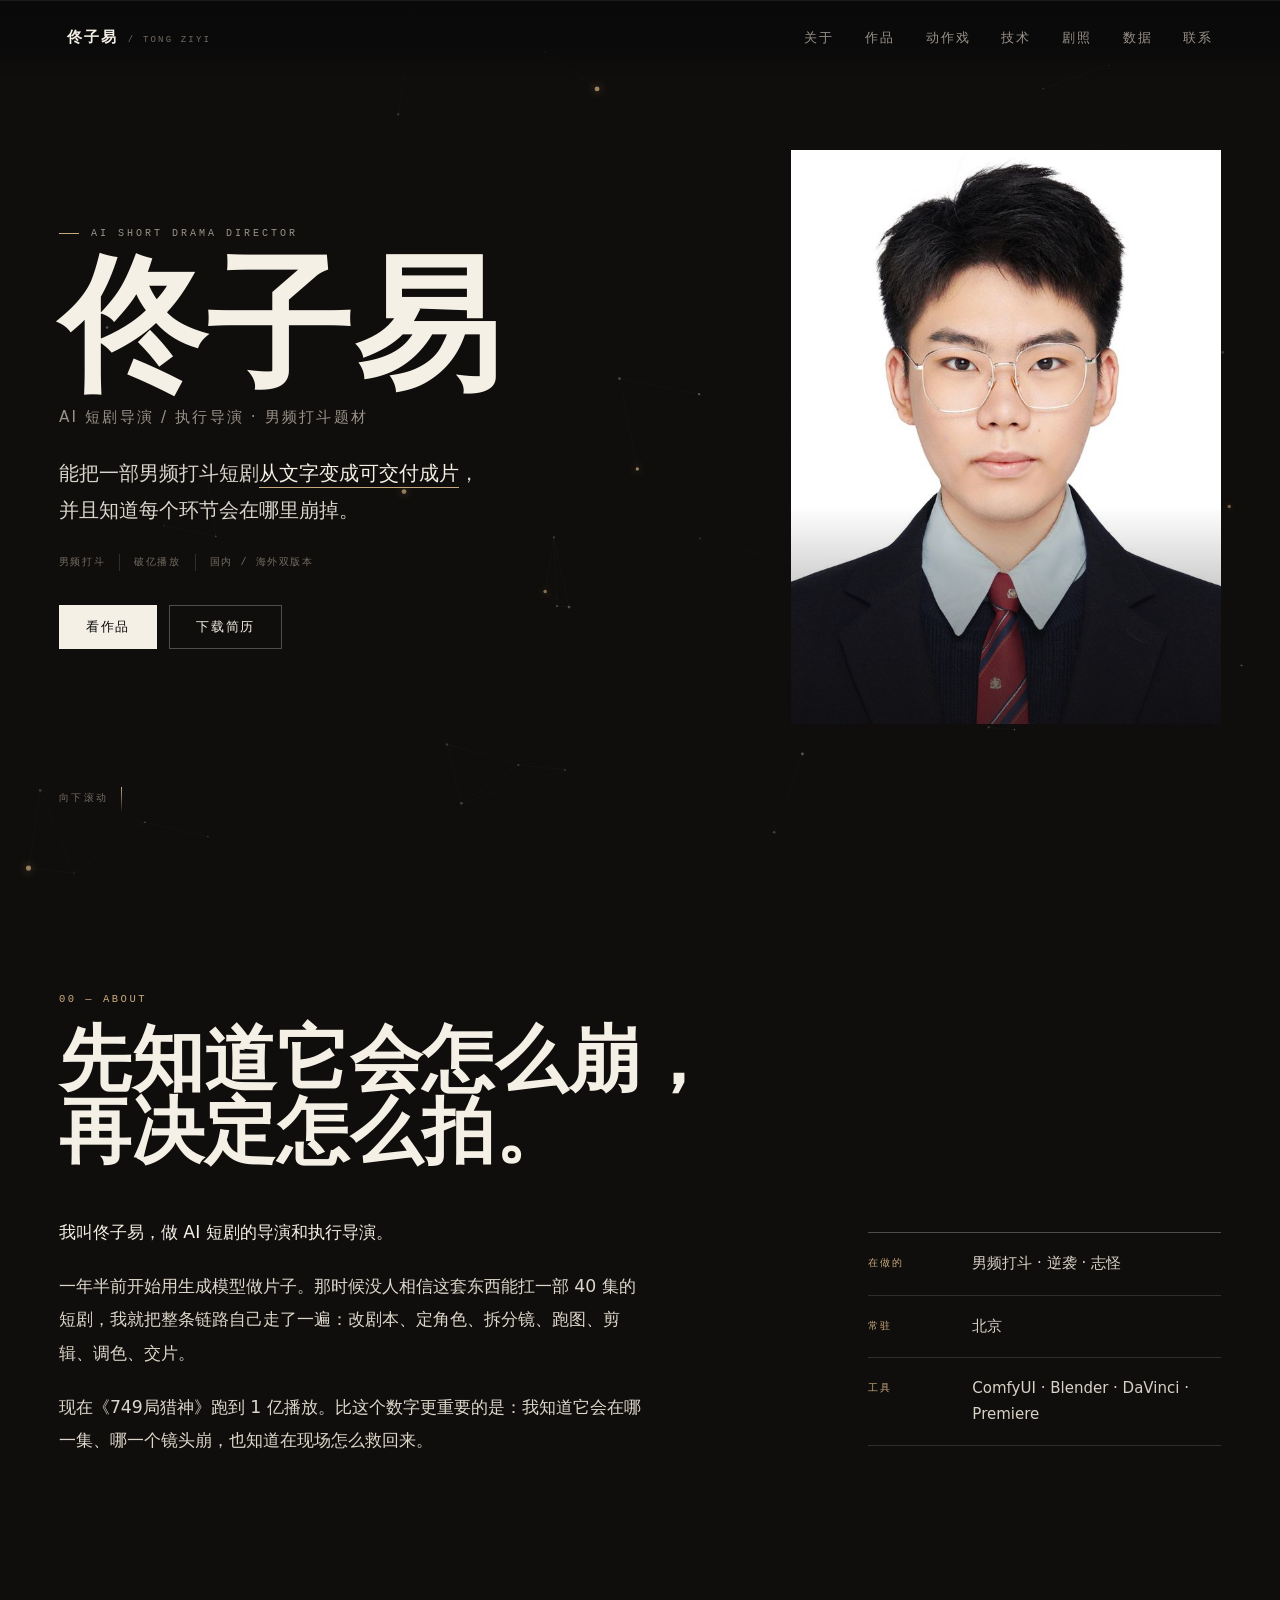
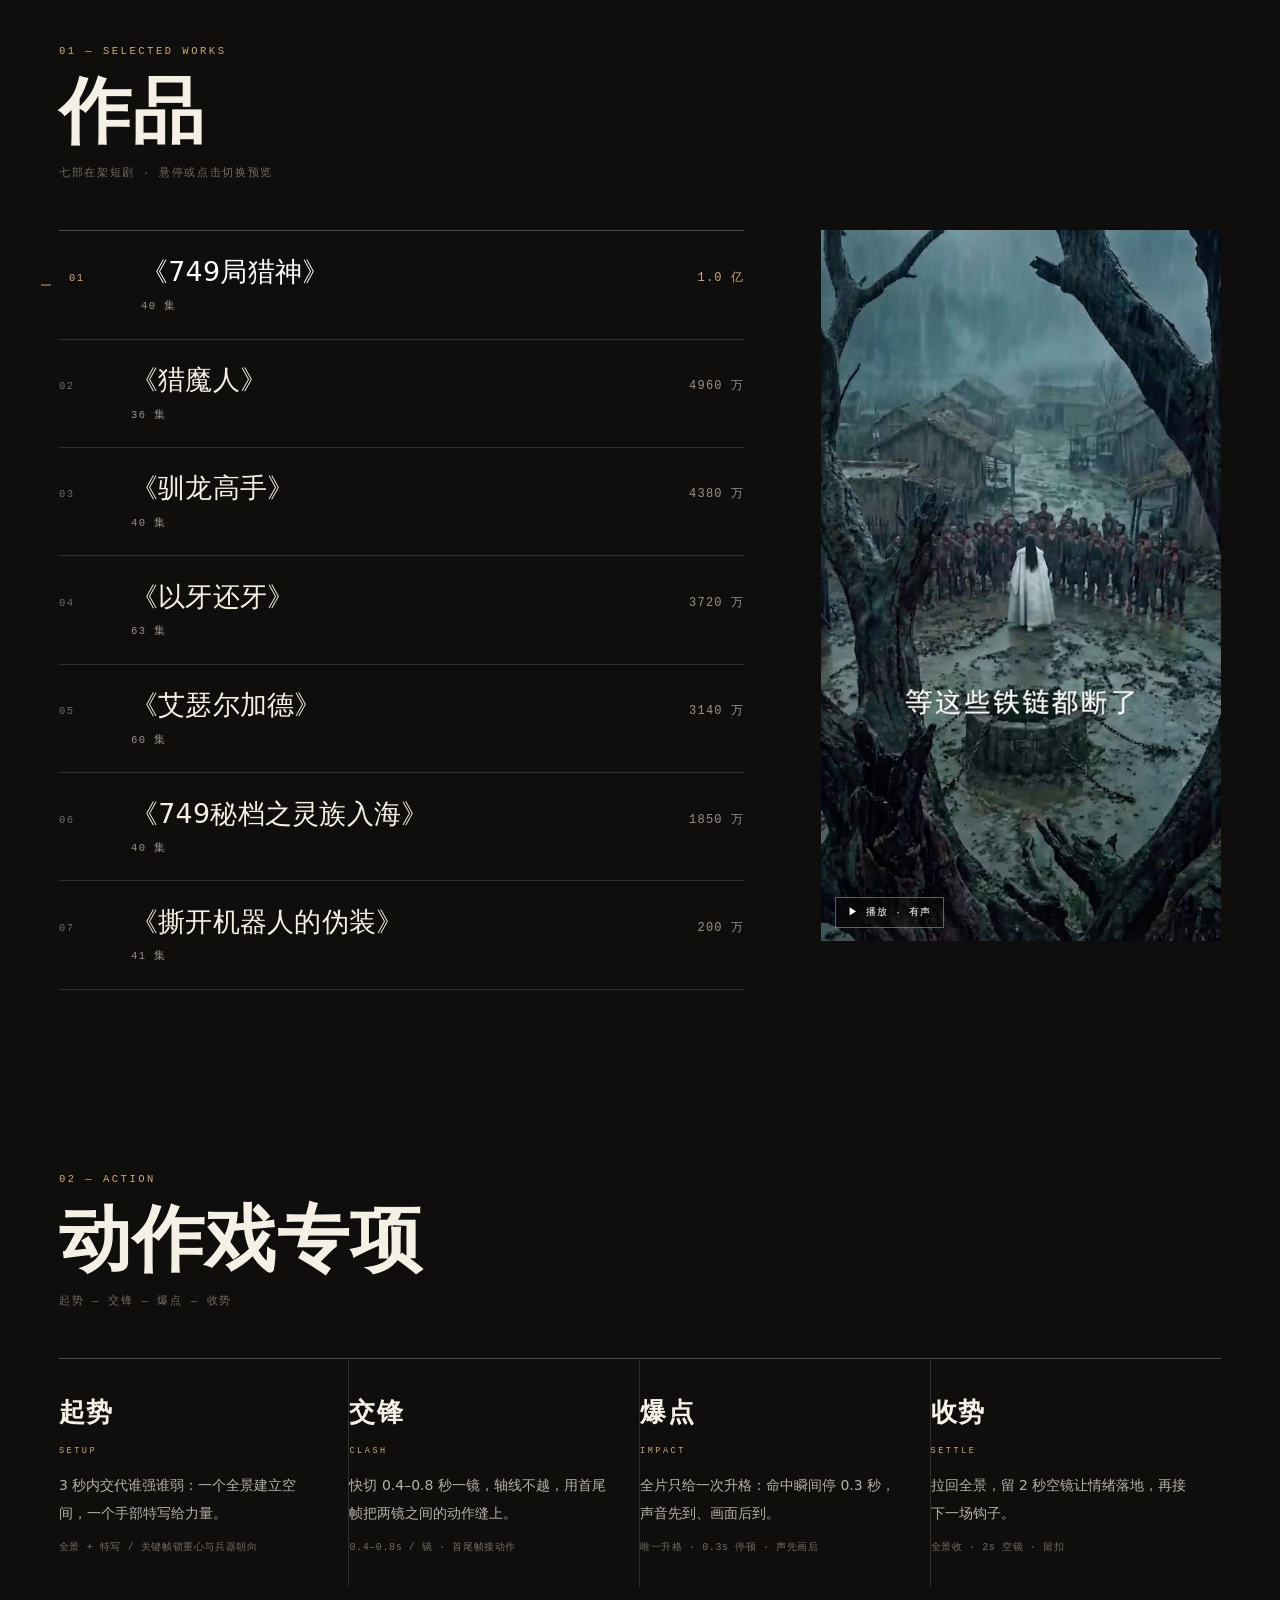
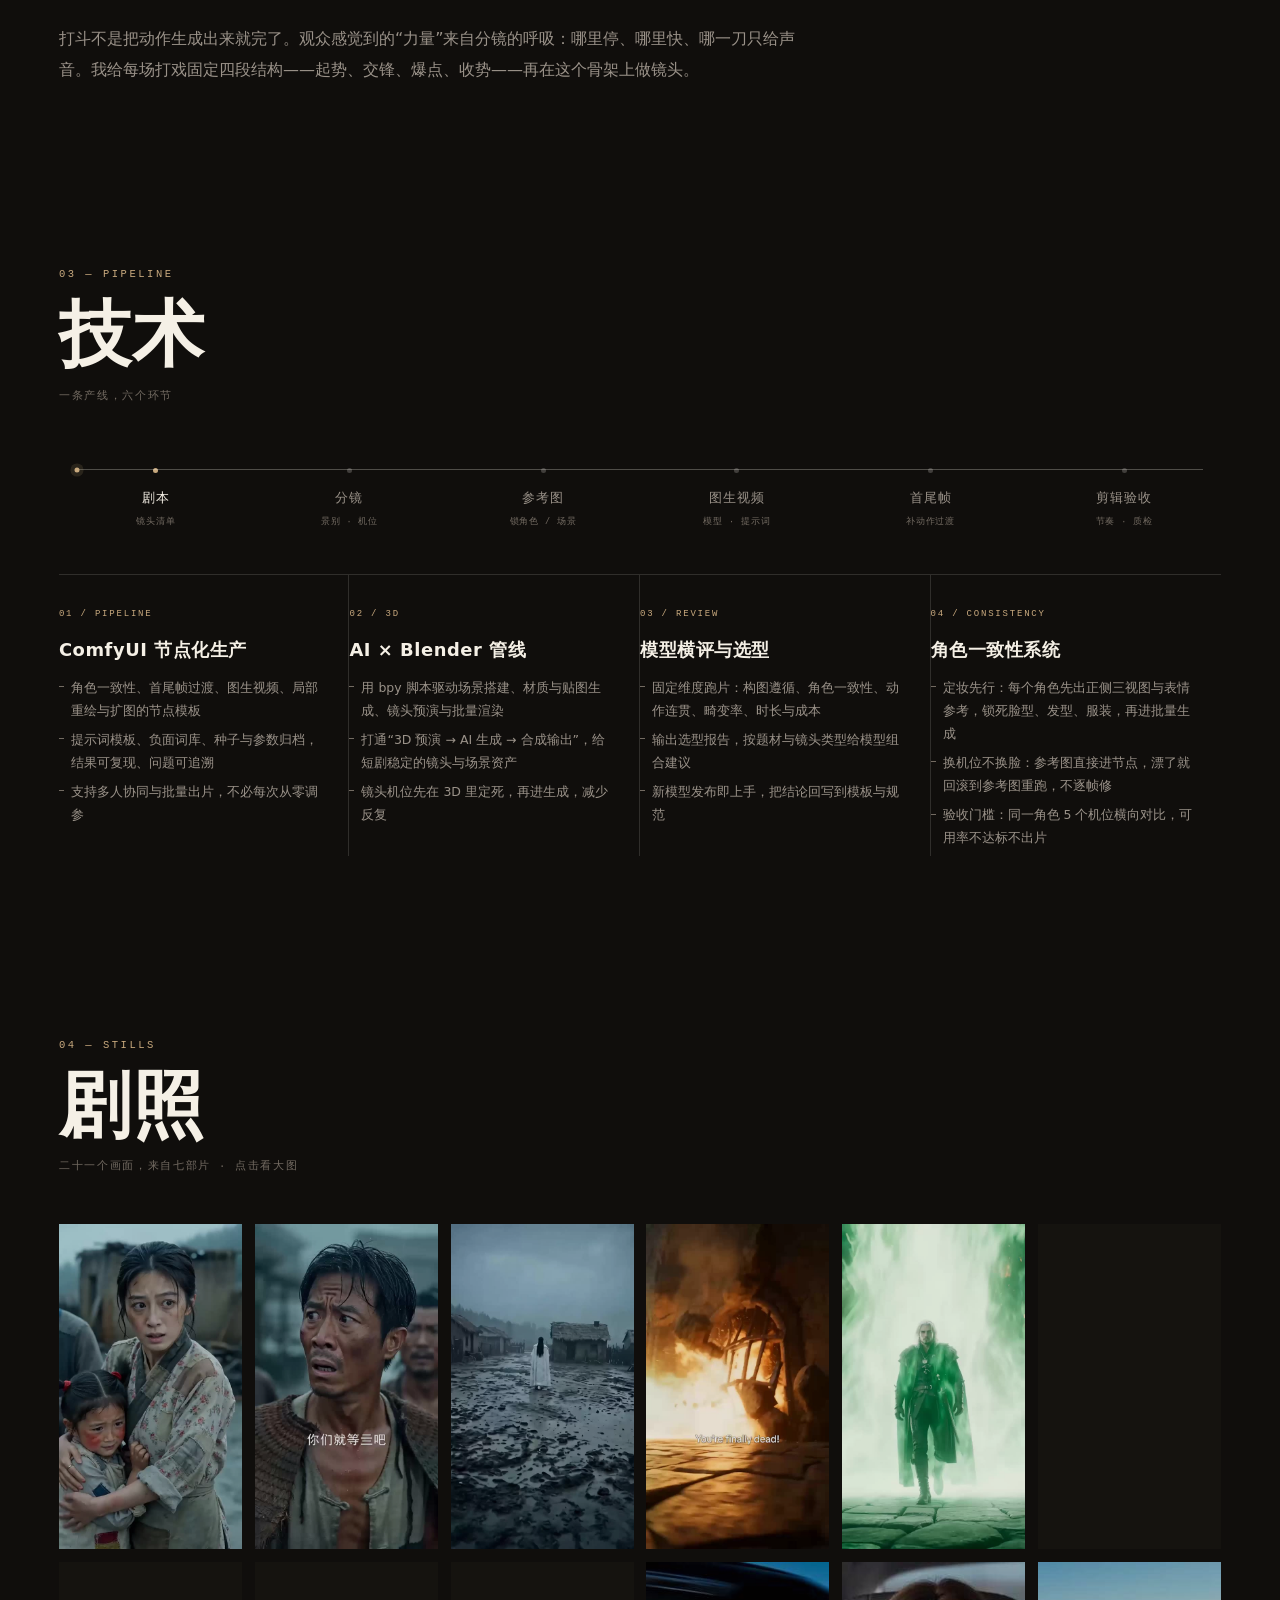
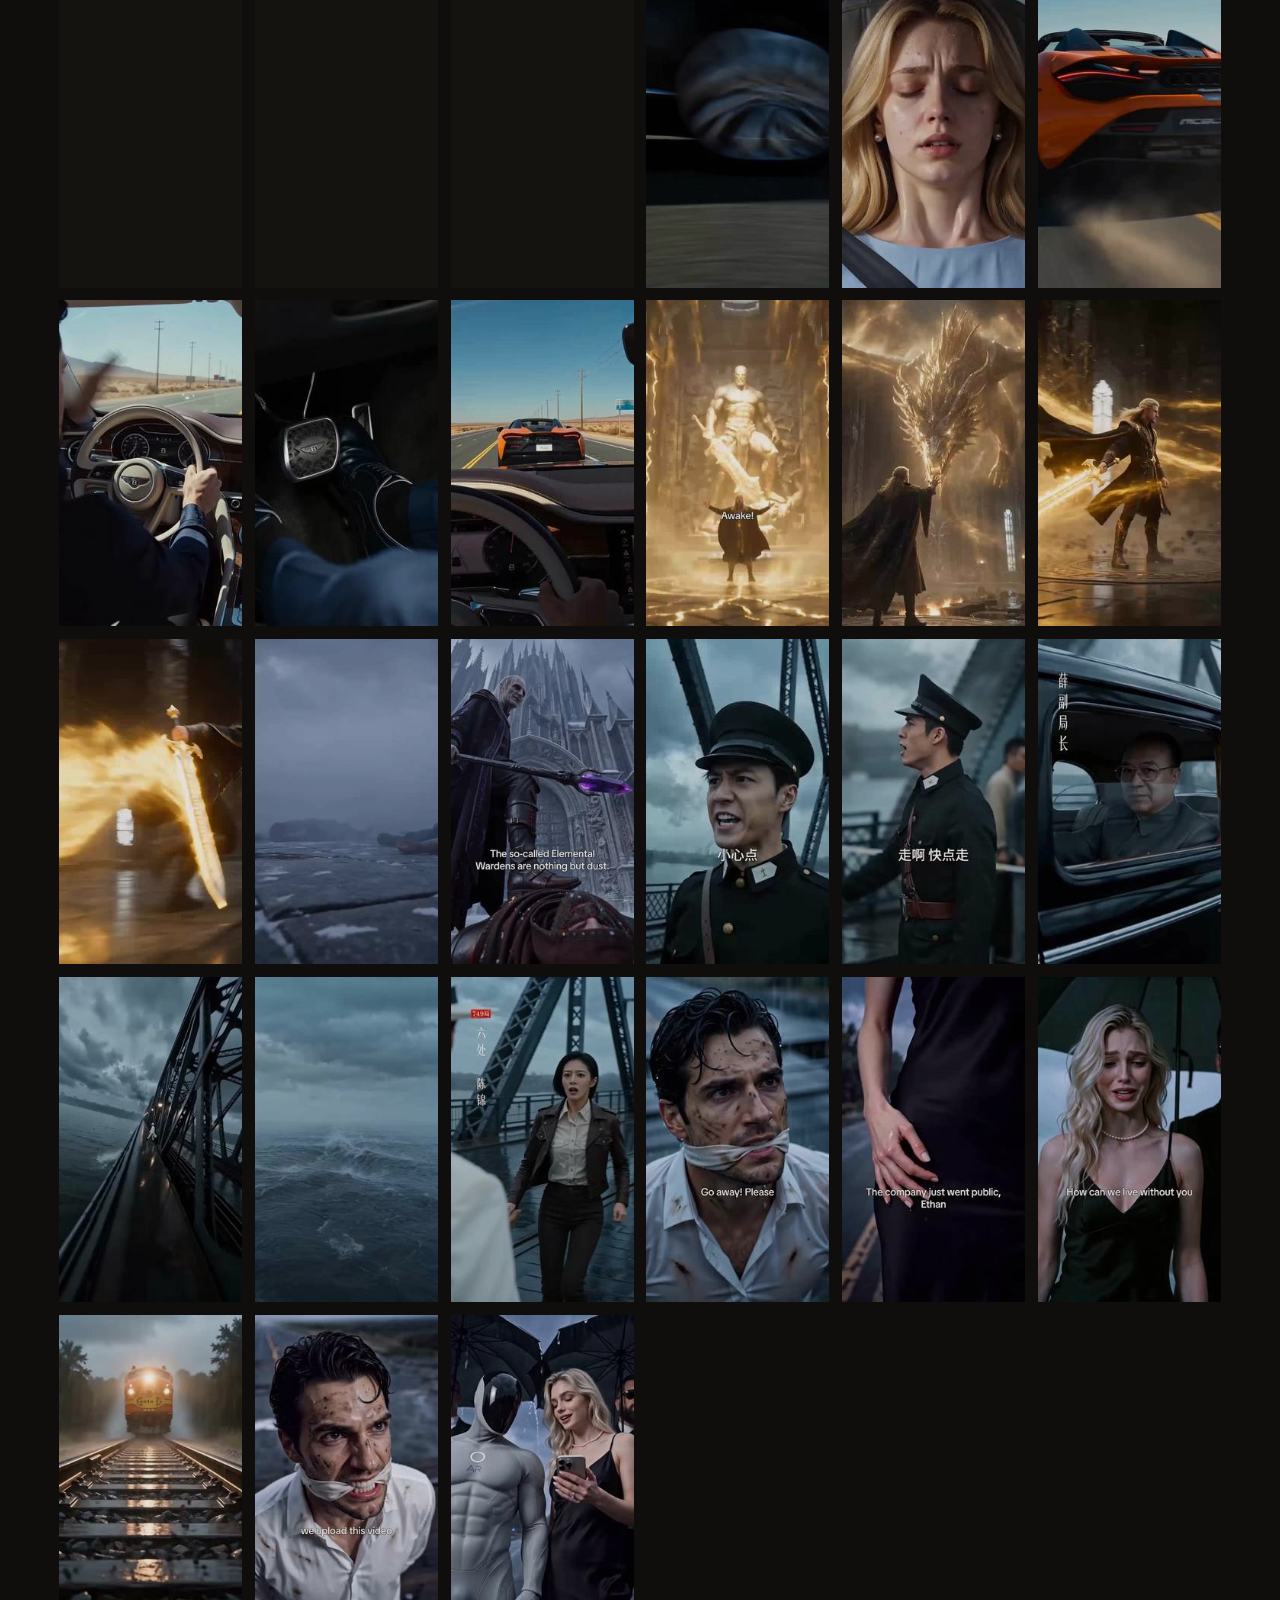
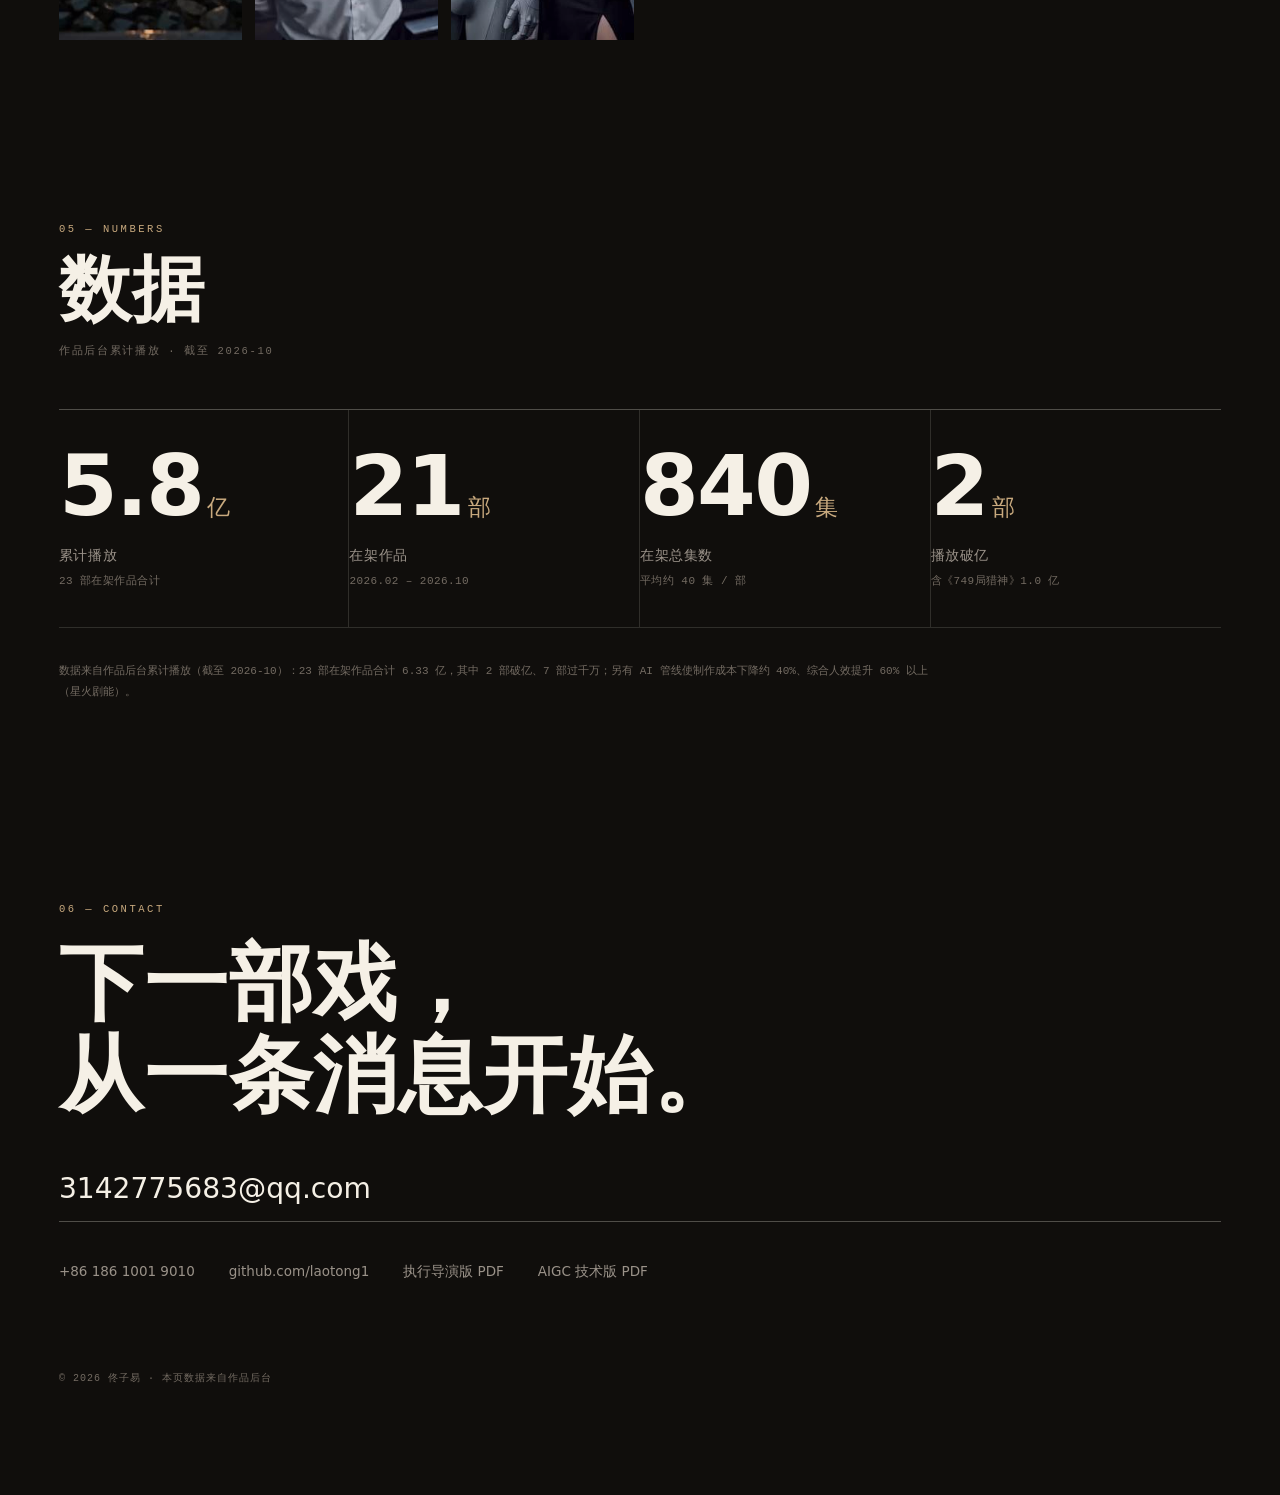
<file: index.html>
<!doctype html>
<html lang="zh-CN">
<head>
<meta charset="utf-8">
<meta name="viewport" content="width=device-width, initial-scale=1">
<title>佟子易 · AI 短剧导演｜《749局猎神》破亿</title>
<meta name="description" content="佟子易，AI 短剧导演 / 执行导演。导演作品《749局猎神》累计播放 1.0 亿+，在架 7 部短剧；从剧本拆解、分镜设计到成片交付全流程独立负责。">
<meta name="author" content="佟子易">
<meta name="theme-color" content="#0a0a0b">
<meta property="og:type" content="website">
<meta property="og:title" content="佟子易 · AI 短剧导演｜《749局猎神》破亿">
<meta property="og:description" content="男频打斗 AI 短剧，从文字到可交付成片的全流程导演。单部累计播放 1.0 亿+。">
<meta property="og:image" content="assets/img/portrait.jpg">
<link rel="icon" href="data:image/svg+xml,%3Csvg xmlns='http://www.w3.org/2000/svg' viewBox='0 0 64 64'%3E%3Crect width='64' height='64' fill='%230a0a0b'/%3E%3Ctext x='32' y='45' font-family='sans-serif' font-size='34' font-weight='600' fill='%23c2a878' text-anchor='middle'%3E佟%3C/text%3E%3C/svg%3E">
<script>
(function () {
  var d = document.documentElement;
  d.classList.add("js");
  setTimeout(function () { if (!window.__SITE_READY) d.classList.remove("js"); }, 3000);
})();
(function () {
  if (window.matchMedia("(max-width: 760px)").matches && !/[?&]desktop=1/.test(location.search)) {
    location.replace("m/");
  }
})();
</script>
<link rel="stylesheet" href="assets/css/style.css">
</head>
<body>

<canvas id="particles" aria-hidden="true"></canvas>

<div class="progress" aria-hidden="true"><i id="progressFill"></i></div>

<header class="bar">
  <a class="brand" href="#top">佟子易<span>/ TONG ZIYI</span></a>
  <nav class="nav">
    <a href="#about">关于</a>
    <a href="#works">作品</a>
    <a href="#action">动作戏</a>
    <a href="#tech">技术</a>
    <a href="#stills">剧照</a>
    <a href="#numbers">数据</a>
    <a href="#contact">联系</a>
  </nav>
</header>

<main>

  <section class="hero" id="top">
    <div class="hero-inner">
      <div class="hero-copy">
        <p class="kicker"><i></i>AI SHORT DRAMA DIRECTOR</p>
        <h1 class="name">佟子易</h1>
        <p class="role" id="heroRole"></p>
        <p class="tag" id="heroTagline"></p>
        <div class="meta" id="heroMeta"></div>
        <div class="cta">
          <a class="btn btn-solid" href="#works">看作品</a>
          <a class="btn" id="resumeBtn" href="#" download>下载简历</a>
        </div>
      </div>
      <figure class="portrait">
        <img src="assets/img/portrait.jpg" alt="佟子易 肖像" width="1730" height="2423" fetchpriority="high" decoding="async">
      </figure>
    </div>
    <p class="hint"><span>向下滚动</span><i></i></p>
  </section>


  <section class="about" id="about">
    <header class="sec-head">
      <p class="sec-no" id="aboutKicker">00 — ABOUT</p>
      <h2 id="aboutTitle">关于</h2>
    </header>
    <div class="about-body">
      <div class="about-text" id="aboutText"></div>
      <dl class="about-facts" id="aboutFacts"></dl>
    </div>
  </section>

  <section class="works" id="works">
    <header class="sec-head">
      <p class="sec-no">01 — SELECTED WORKS</p>
      <h2>作品</h2>
      <p class="sec-sub">七部在架短剧 · 悬停或点击切换预览</p>
    </header>
    <div class="works-body">
      <ol class="index" id="worksIndex"></ol>
      <aside class="preview" id="preview" aria-label="作品预览">
        <div class="preview-media" id="previewMedia"></div>
      </aside>
    </div>
  </section>

  <section class="action" id="action">
    <header class="sec-head">
      <p class="sec-no">02 — ACTION</p>
      <h2>动作戏专项</h2>
      <p class="sec-sub">起势 — 交锋 — 爆点 — 收势</p>
    </header>
    <div class="steps" id="actionSteps"></div>
    <p class="lead" id="actionIntro"></p>
  </section>

  <section class="tech" id="tech">
    <header class="sec-head">
      <p class="sec-no">03 — PIPELINE</p>
      <h2>技术</h2>
      <p class="sec-sub">一条产线，六个环节</p>
    </header>
    <div class="pipe" id="pipe">
      <div class="pipe-rail" aria-hidden="true">
        <span class="pipe-fill" id="pipeFill"></span>
        <span class="pipe-head" id="pipeHead"></span>
      </div>
      <ol class="pipe-nodes" id="pipeNodes"></ol>
    </div>
    <div class="tech-grid" id="techRow"></div>
  </section>


  <section class="stills" id="stills">
    <header class="sec-head">
      <p class="sec-no">04 — STILLS</p>
      <h2>剧照</h2>
      <p class="sec-sub">二十一个画面，来自七部片 · 点击看大图</p>
    </header>
    <div class="stills-grid" id="stillsGrid"></div>
  </section>

  <section class="numbers" id="numbers">
    <header class="sec-head">
      <p class="sec-no">05 — NUMBERS</p>
      <h2>数据</h2>
      <p class="sec-sub">作品后台累计播放 · 截至 2026-10</p>
    </header>
    <div class="stats" id="stats"></div>
    <p class="note" id="statsNote"></p>
  </section>

  <section class="contact" id="contact">
    <p class="sec-no">06 — CONTACT</p>
    <h2 class="contact-title">下一部戏，<br>从一条消息开始。</h2>
    <a class="mail" id="mailLink" href="#"></a>
    <div class="links" id="contactLinks"></div>
    <footer class="foot">© 2026 佟子易 · 本页数据来自作品后台</footer>
  </section>

</main>

<div class="lightbox" id="lightbox" hidden role="dialog" aria-modal="true" aria-label="剧照">
  <button class="lb-close" id="lbClose" aria-label="关闭">✕</button>
  <figure><img id="lbImg" alt=""><figcaption id="lbCap"></figcaption></figure>
</div>

<div class="toast" id="toast" role="status" aria-live="polite"></div>

<noscript><p class="noscript">请开启 JavaScript 查看完整作品集，或直接下载简历：<a href="assets/pdf/resume-director.pdf">执行导演版</a> · <a href="assets/pdf/resume-aigc.pdf">AIGC 技术版</a></p></noscript>

<script src="assets/js/content.js"></script>
<script src="assets/js/main.js"></script>
<script src="assets/js/particles.js"></script>
</body>
</html>
</file>
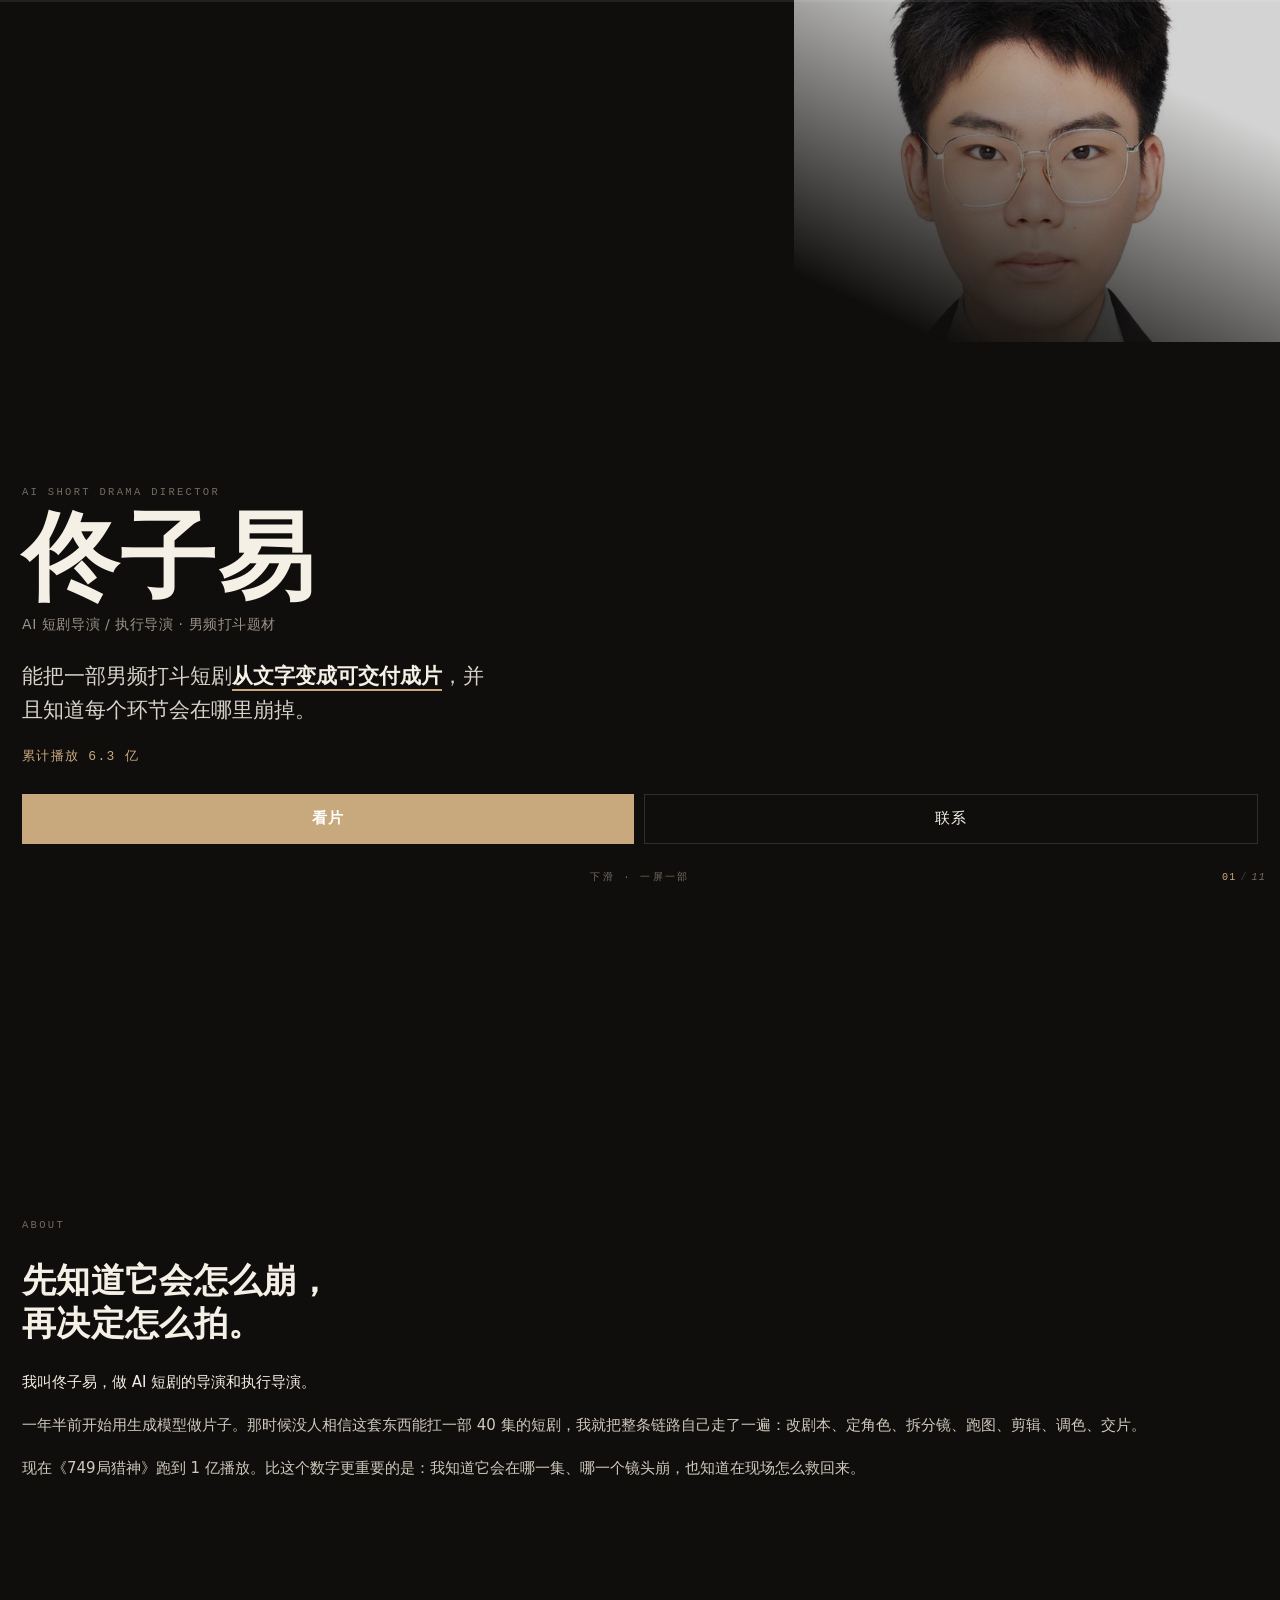
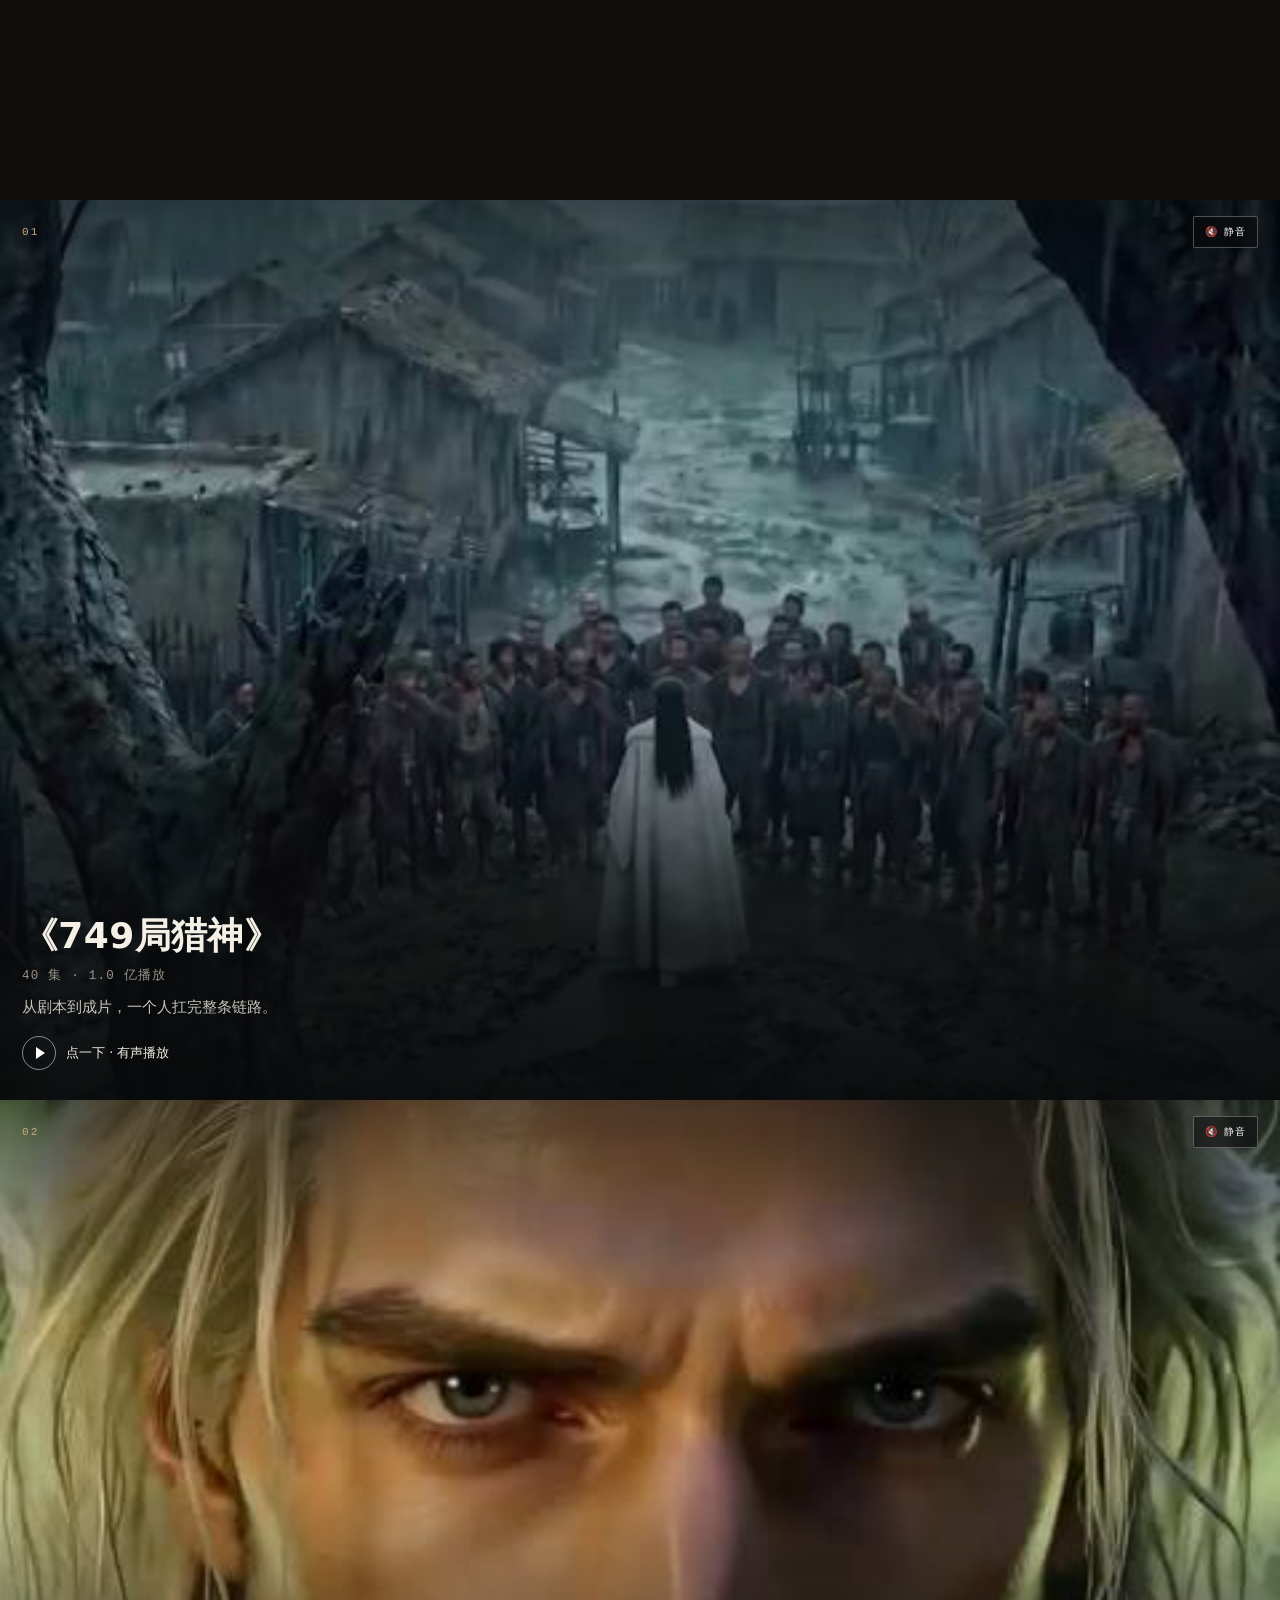
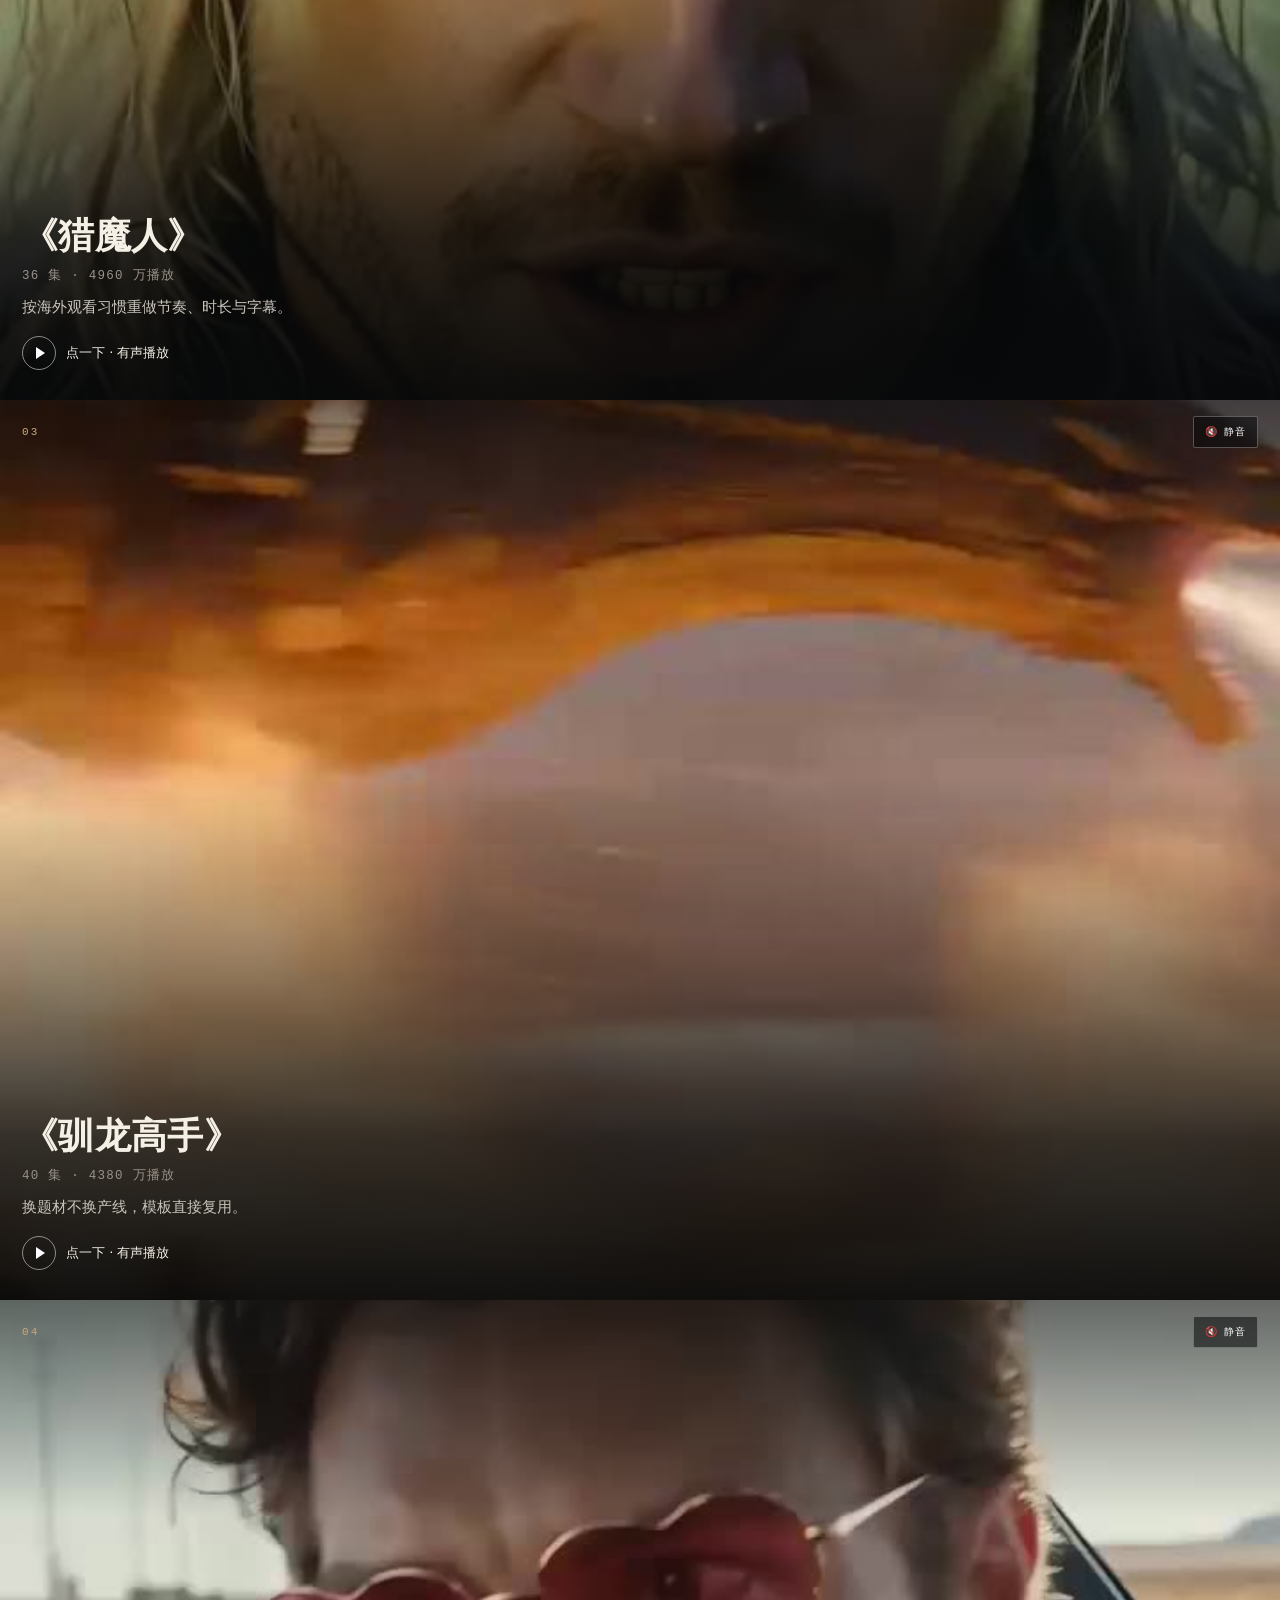
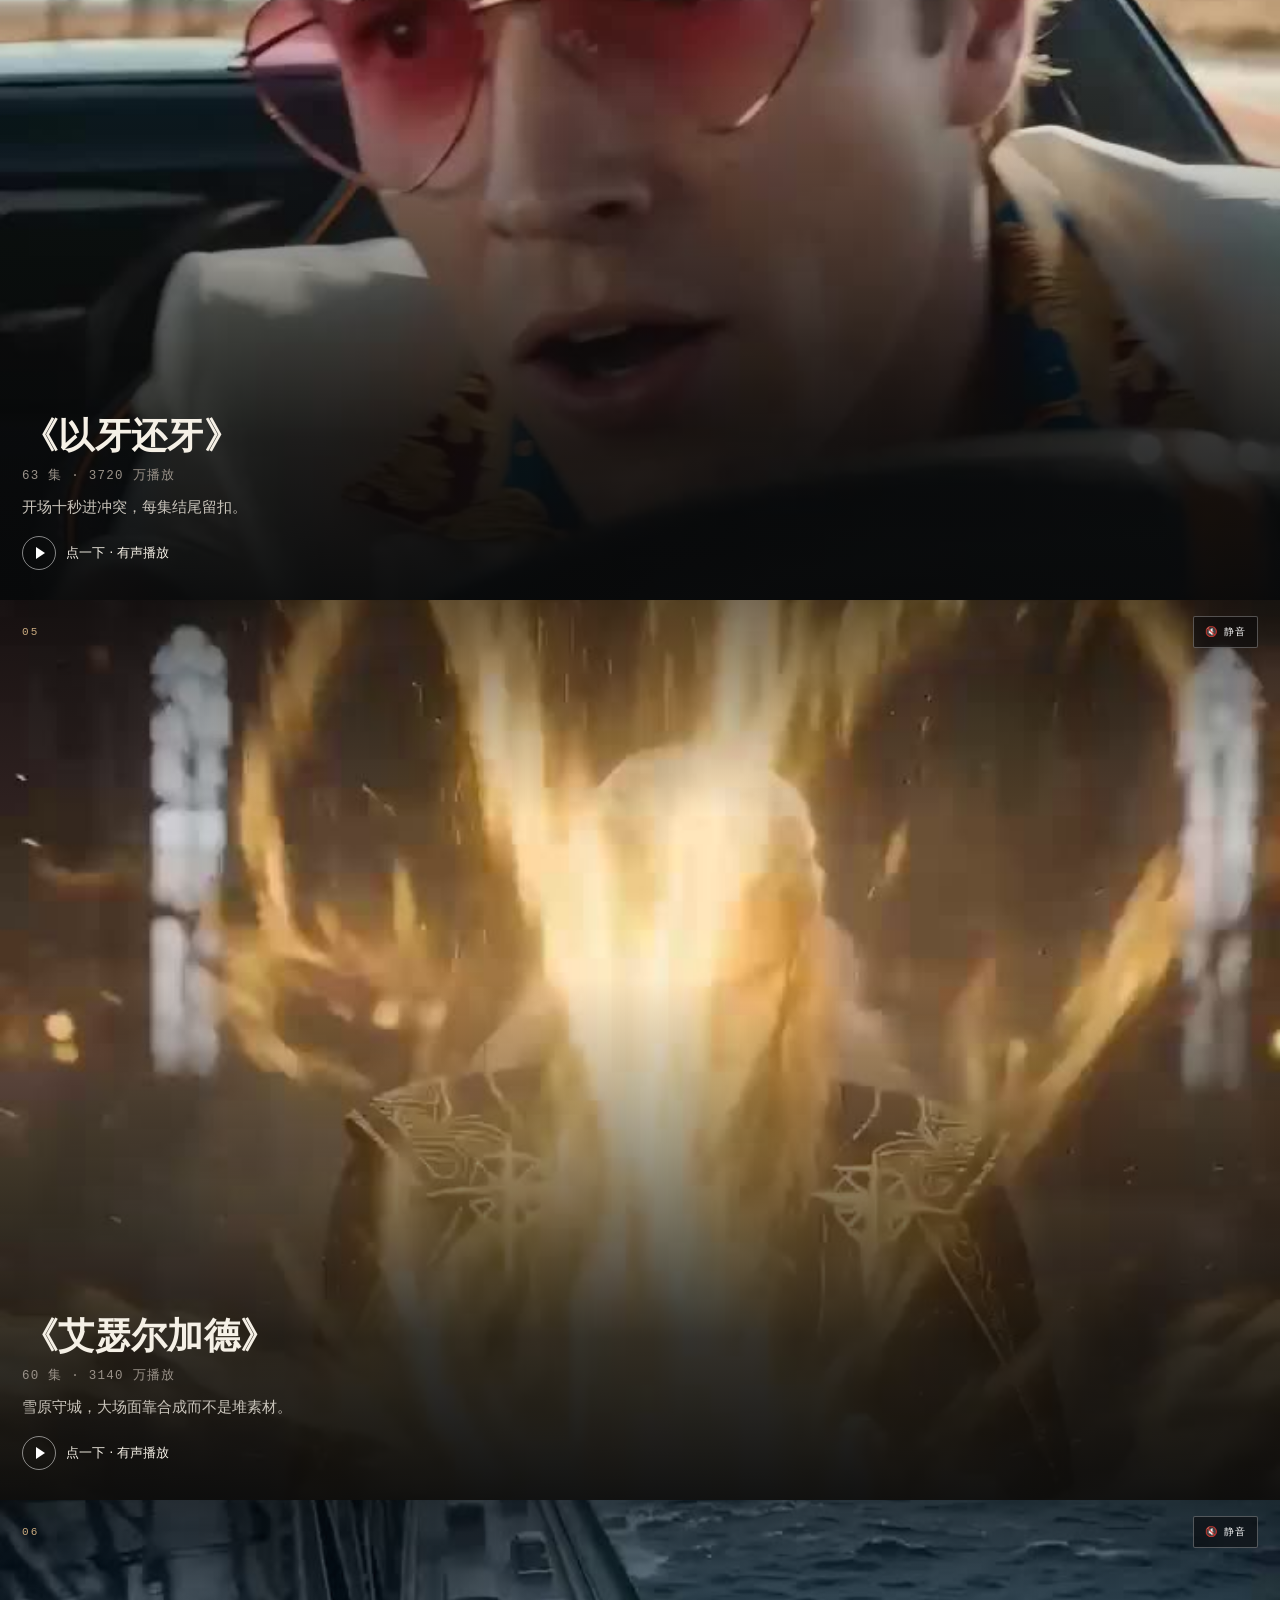
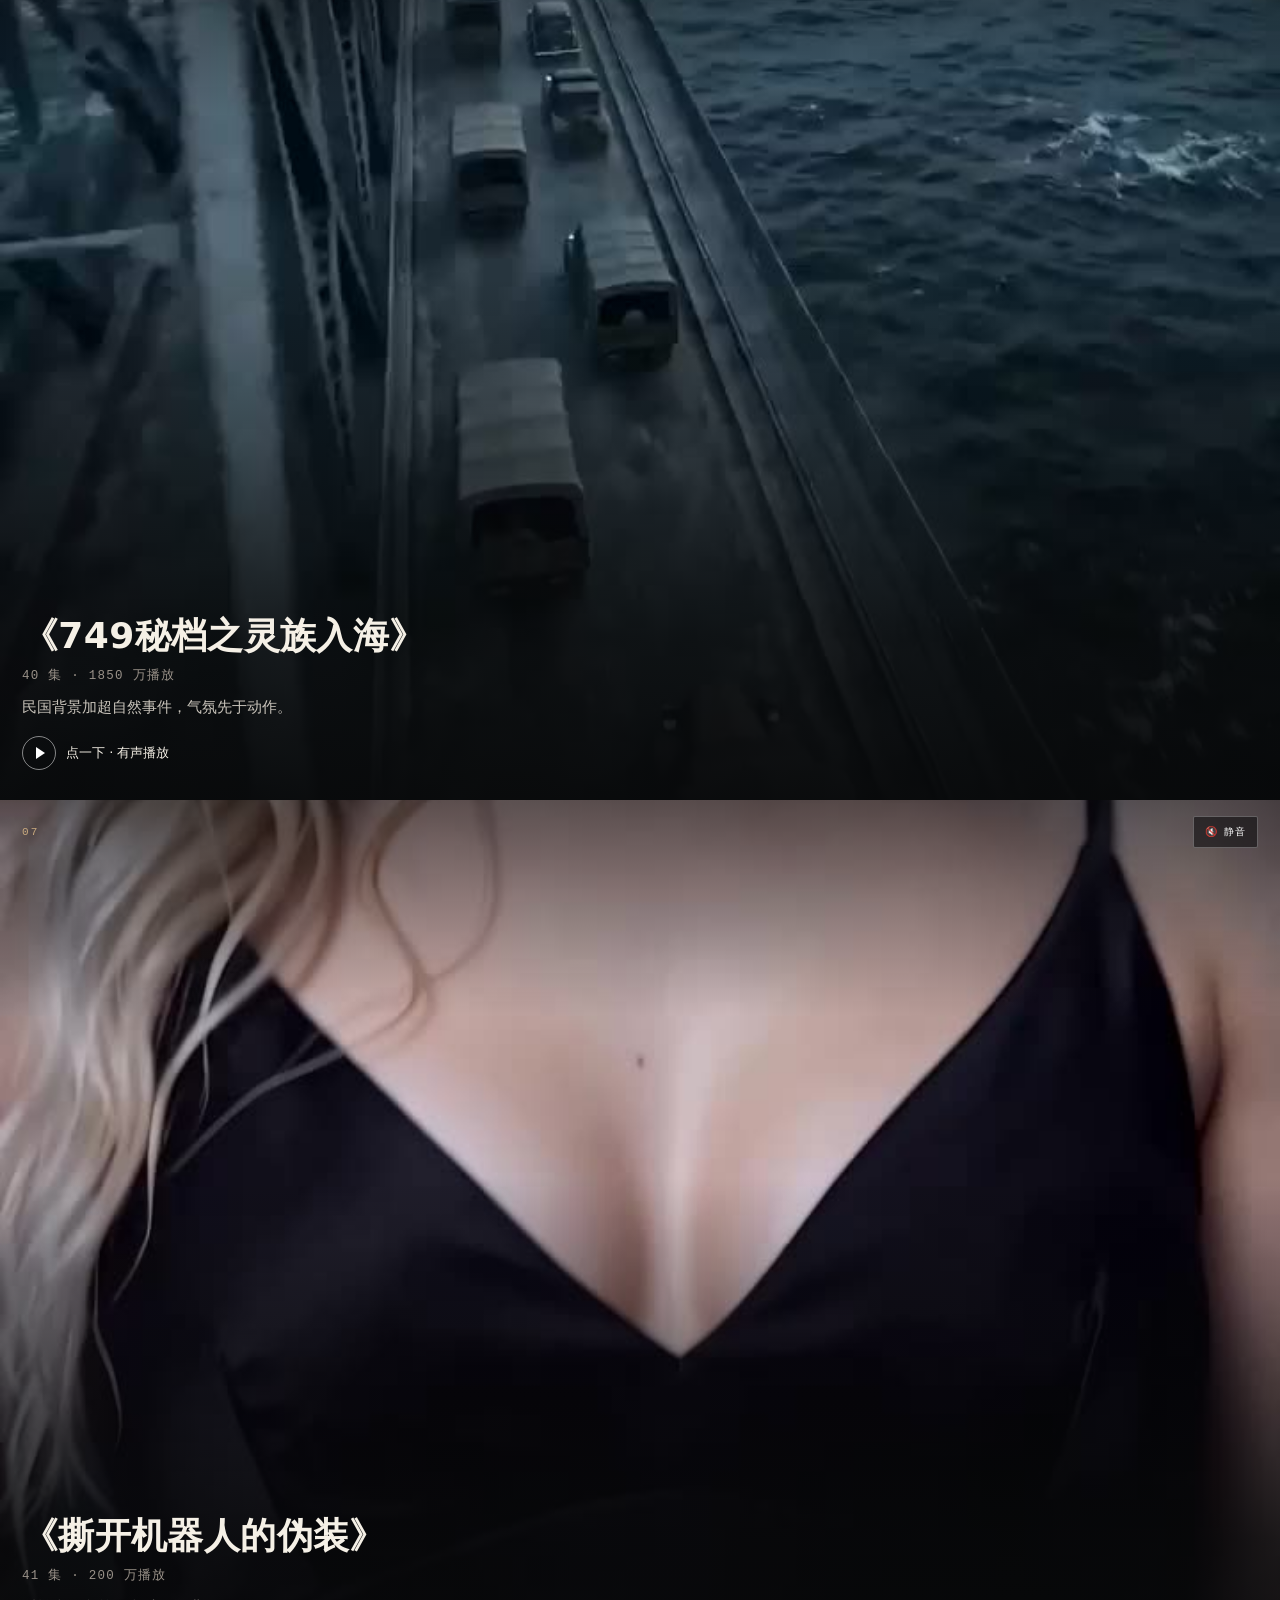
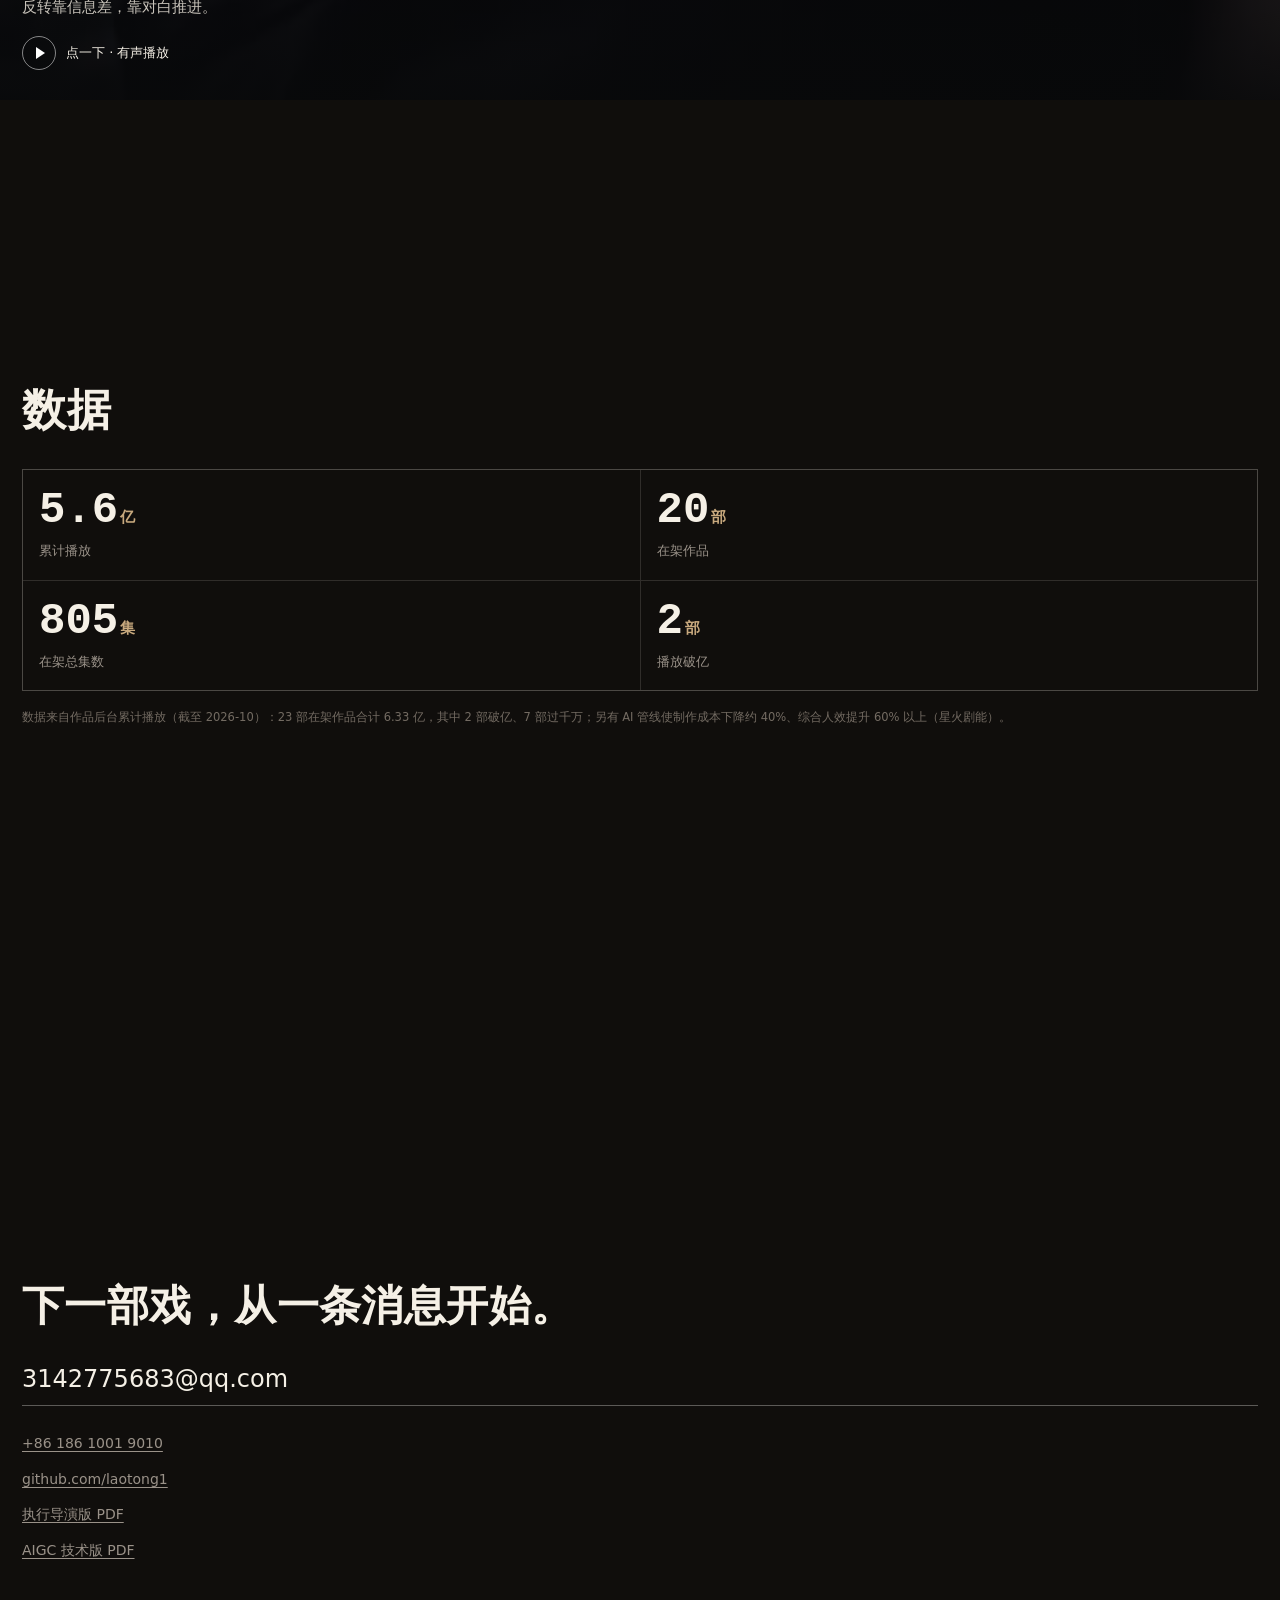
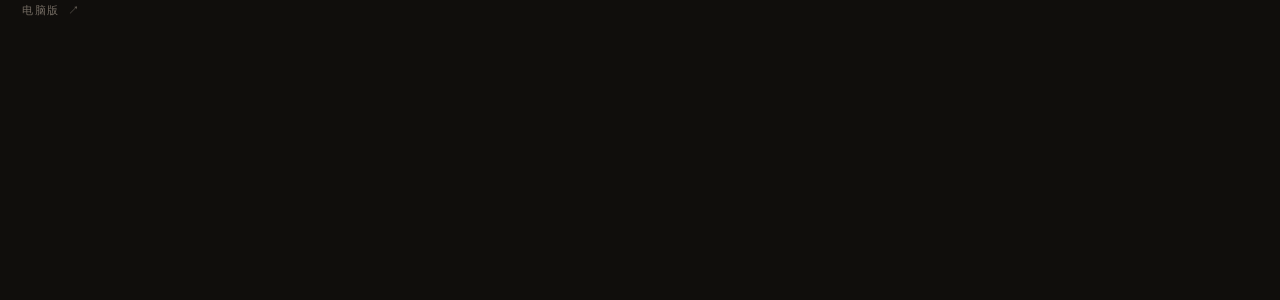
<file: m/index.html>
<!doctype html>
<html lang="zh-CN">
<head>
<meta charset="utf-8">
<meta name="viewport" content="width=device-width, initial-scale=1, viewport-fit=cover">
<title>佟子易 · AI 短剧导演｜作品</title>
<meta name="description" content="佟子易，AI 短剧导演。《749局猎神》累计播放 1.0 亿+，在架 7 部短剧。">
<meta name="theme-color" content="#100e0c">
<meta property="og:title" content="佟子易 · AI 短剧导演">
<meta property="og:description" content="单部累计播放 1.0 亿+，在架 7 部短剧。">
<link rel="icon" href="../assets/img/favicon.svg">
<link rel="stylesheet" href="mobile.css">
</head>
<body>

<div class="progress" aria-hidden="true"><i id="progressFill"></i></div>

<main id="feed">

  <!-- 首屏 -->
  <section class="slide slide--hero" id="top">
    <figure class="hero-photo"><img src="../assets/img/portrait.jpg" alt="佟子易" width="1730" height="2423" fetchpriority="high"></figure>
    <p class="kicker">AI SHORT DRAMA DIRECTOR</p>
    <h1 class="name" id="heroName">佟子易</h1>
    <p class="role" id="heroRole"></p>
    <p class="tag" id="heroTag"></p>
    <p class="big-stat" id="heroStat"></p>
    <div class="hero-links">
      <a class="btn" href="#works">看片</a>
      <a class="btn btn-ghost" href="#contact">联系</a>
    </div>
    <p class="hint" aria-hidden="true">下滑 · 一屏一部</p>
  </section>

  <!-- 关于 -->
  <section class="slide slide--about" id="about">
    <p class="kicker">ABOUT</p>
    <h2 class="about-t" id="aboutTitle"></h2>
    <div class="about-p" id="aboutParas"></div>
  </section>

  <!-- 作品由 mobile.js 注入 -->
  <div id="worksAnchor"></div>

  <!-- 数据 -->
  <section class="slide slide--stats" id="numbers">
    <h2 class="sec-title">数据</h2>
    <div class="stats" id="stats"></div>
    <p class="note" id="statsNote"></p>
  </section>

  <!-- 联系 -->
  <section class="slide slide--contact" id="contact">
    <h2 class="contact-title">下一部戏，从一条消息开始。</h2>
    <a class="mail" id="mailLink" href="#"></a>
    <div class="contact-links" id="contactLinks"></div>
    <p class="desktop-link"><a href="../?desktop=1">电脑版 ↗</a></p>
  </section>

</main>

<div class="counter" aria-hidden="true"><b id="cntNow">01</b><span>/</span><em id="cntAll">10</em></div>

<script src="../assets/js/content.js"></script>
<script src="mobile.js"></script>
</body>
</html>
</file>
<file: assets/css/style.css>
/* =========================================================
   佟子易 · 作品集
   纵向编辑式版面 / 近黑 + 暖白 + 黄铜
   ========================================================= */

:root{
  --bg:#0a0a0b;
  --fg:#f2efe9;
  --muted:#8e8b84;
  --dim:#6d6a64;
  --brass:#c2a878;
  --line:rgba(242,239,233,.13);
  --line-2:rgba(242,239,233,.26);
  --font:"PingFang SC","Hiragino Sans GB","Microsoft YaHei UI","Microsoft YaHei","Noto Sans SC",system-ui,sans-serif;
  --mono:"SF Mono",ui-monospace,"Cascadia Mono",Consolas,monospace;
  --ease:cubic-bezier(.22,.68,.18,1);
  --pad:clamp(22px,5.2vw,96px);
  --max:1520px;
}

*,*::before,*::after{box-sizing:border-box}
html{scroll-behavior:smooth;-webkit-text-size-adjust:100%}
body{
  margin:0;background:var(--bg);color:var(--fg);
  font-family:var(--font);font-size:16px;line-height:1.72;
  -webkit-font-smoothing:antialiased;overflow-x:hidden
}
img{max-width:100%;display:block}
a{color:inherit;text-decoration:none}
h1,h2,h3,p,figure{margin:0}
ol,ul{margin:0;padding:0;list-style:none}
::selection{background:var(--brass);color:#141313}
:focus-visible{outline:1px solid var(--brass);outline-offset:4px}

.progress{position:fixed;top:0;left:0;right:0;height:1px;z-index:60;background:rgba(242,239,233,.08)}
.progress i{display:block;height:100%;width:0;background:var(--brass);transform-origin:0 50%}

.bar{
  position:fixed;top:0;left:0;right:0;z-index:50;
  display:flex;align-items:center;justify-content:space-between;
  padding:24px var(--pad);
  background:linear-gradient(180deg,rgba(10,10,11,.97) 0%,rgba(10,10,11,.86) 62%,rgba(10,10,11,0) 100%)
}
.brand{display:flex;align-items:baseline;gap:10px;font-size:15px;font-weight:600;letter-spacing:.14em}
.brand span{font-family:var(--mono);font-size:9px;letter-spacing:.24em;color:var(--dim);font-weight:400}
.nav{display:flex;gap:clamp(16px,2.4vw,38px)}
.nav a{font-size:12.5px;letter-spacing:.16em;color:var(--muted);position:relative;padding:3px 0;transition:color .35s}
.nav a::after{
  content:"";position:absolute;left:0;right:0;bottom:-2px;height:1px;background:var(--brass);
  transform:scaleX(0);transform-origin:left;transition:transform .45s var(--ease)
}
.nav a:hover,.nav a.is-active{color:var(--fg)}
.nav a.is-active::after{transform:scaleX(1)}

main{position:relative;z-index:2}
section{max-width:var(--max);margin:0 auto;padding:clamp(80px,12vh,150px) var(--pad)}

/* ---------- 首屏 ---------- */
.hero{
  min-height:100svh;display:flex;flex-direction:column;justify-content:center;
  max-width:none;padding:clamp(120px,16vh,180px) var(--pad) clamp(60px,9vh,90px)
}
.hero-inner{
  display:grid;grid-template-columns:minmax(0,1.12fr) minmax(0,.88fr);
  align-items:center;gap:clamp(28px,5vw,90px);
  max-width:var(--max);margin:0 auto;width:100%
}
.kicker{display:flex;align-items:center;gap:12px;font-family:var(--mono);font-size:10px;letter-spacing:.3em;color:var(--muted)}
.kicker i{width:20px;height:1px;background:var(--brass);display:block}
.name{
  font-size:clamp(72px,11.4vw,178px);line-height:.86;font-weight:600;
  letter-spacing:.01em;margin:20px 0 16px
}
.role{font-size:clamp(13.5px,1.2vw,17px);letter-spacing:.14em;color:var(--muted)}
.tag{font-size:clamp(16px,1.55vw,22px);line-height:1.85;color:#d9d5cc;margin-top:26px;max-width:22em}
.tag b{color:var(--fg);font-weight:500;border-bottom:1px solid var(--brass);padding-bottom:2px}
.meta{display:flex;flex-wrap:wrap;margin-top:24px}
.meta span{font-family:var(--mono);font-size:10px;letter-spacing:.16em;color:var(--dim);padding:0 14px;border-left:1px solid var(--line)}
.meta span:first-child{padding-left:0;border-left:0}
.cta{display:flex;gap:12px;margin-top:34px}
.btn{
  display:inline-flex;align-items:center;justify-content:center;height:44px;padding:0 26px;
  border:1px solid var(--line-2);font-size:12.5px;letter-spacing:.14em;
  transition:background .35s,border-color .35s,color .35s
}
.btn:hover{border-color:var(--fg)}
.btn-solid{background:var(--fg);border-color:var(--fg);color:#0a0a0b;font-weight:500}
.btn-solid:hover{background:var(--brass);border-color:var(--brass);color:#141313}

.portrait{
  position:relative;justify-self:end;width:min(100%,430px);
  aspect-ratio:3/4;overflow:hidden;background:#101113
}
.portrait img{width:100%;height:100%;object-fit:cover;object-position:center 40%}
.portrait::after{
  content:"";position:absolute;inset:0;pointer-events:none;
  background:linear-gradient(180deg,transparent 62%,rgba(10,10,11,.55))
}

.hint{
  display:flex;align-items:center;gap:12px;margin:clamp(40px,7vh,80px) auto 0;
  max-width:var(--max);width:100%;
  font-family:var(--mono);font-size:9.5px;letter-spacing:.26em;color:var(--dim)
}
.hint i{display:block;width:1px;height:26px;background:linear-gradient(180deg,var(--brass),transparent);animation:drop 2.4s var(--ease) infinite}
@keyframes drop{0%,100%{transform:scaleY(.35);opacity:.4}50%{transform:scaleY(1);opacity:1}}

/* ---------- 章节头 ---------- */
.sec-head{margin-bottom:clamp(34px,5.4vh,64px)}
.sec-no{font-family:var(--mono);font-size:10.5px;letter-spacing:.24em;color:var(--brass)}
.sec-head h2{font-size:clamp(42px,5.6vw,96px);line-height:1;font-weight:600;letter-spacing:.01em;margin-top:16px}
.sec-sub{font-family:var(--mono);font-size:10.5px;letter-spacing:.16em;color:var(--dim);margin-top:16px}

/* ---------- 作品 ---------- */
.works-body{display:grid;grid-template-columns:minmax(0,1fr) minmax(280px,400px);gap:clamp(40px,6vw,110px);align-items:start}
.index{border-top:1px solid var(--line-2)}
.row{
  display:grid;grid-template-columns:52px minmax(0,1fr) auto;gap:0 20px;
  align-items:baseline;padding:clamp(16px,2.6vh,26px) 0;
  border-bottom:1px solid var(--line);cursor:pointer;position:relative;
  transition:padding .4s var(--ease)
}
.row .no{font-family:var(--mono);font-size:10.5px;letter-spacing:.16em;color:var(--dim);transition:color .35s}
.row .t{font-size:clamp(19px,2.1vw,32px);line-height:1.25;font-weight:500;letter-spacing:.01em}
.row .m{font-family:var(--mono);font-size:10.5px;letter-spacing:.14em;color:var(--muted);margin-top:8px;display:block}
.row .p{font-family:var(--mono);font-size:12px;letter-spacing:.1em;color:var(--muted);white-space:nowrap}
.row::before{
  content:"";position:absolute;left:-18px;top:50%;width:10px;height:1px;background:var(--brass);
  opacity:0;transform:translateY(-50%);transition:opacity .35s
}
.row.is-on{padding-left:10px}
.row.is-on .t{color:#fff}
.row.is-on .no,.row.is-on .p{color:var(--brass)}
.row.is-on::before{opacity:1}
@media (hover:hover){
  .row:hover{padding-left:10px}
  .row:hover .t{color:#fff}
  .row:hover .no,.row:hover .p{color:var(--brass)}
  .row:hover::before{opacity:1}
}

.preview{position:sticky;top:clamp(80px,12vh,120px)}
.preview-media{position:relative;aspect-ratio:9/16;background:#0e0f11;overflow:hidden}
.preview-media video,.preview-media img{width:100%;height:100%;object-fit:cover;display:block}
.preview-media .ph{
  position:absolute;inset:0;display:flex;align-items:flex-end;padding:16px;
  font-family:var(--mono);font-size:9.5px;letter-spacing:.18em;color:var(--dim)
}
.preview-play{
  position:absolute;left:14px;bottom:14px;z-index:2;
  background:rgba(10,10,11,.5);border:1px solid rgba(255,255,255,.35);
  color:#fff;font-family:var(--mono);font-size:9.5px;letter-spacing:.12em;
  padding:8px 12px;cursor:pointer;transition:background .3s,border-color .3s
}
.preview-play:hover{background:var(--brass);border-color:var(--brass);color:#141313}

/* ---------- 动作戏 ---------- */
.steps{display:grid;grid-template-columns:repeat(4,1fr);border-top:1px solid var(--line-2)}
.step{padding:clamp(22px,3.4vh,34px) clamp(16px,2vw,28px) clamp(22px,3.4vh,34px) 0;border-right:1px solid var(--line)}
.step:last-child{border-right:0}
.step-k{display:block;font-size:clamp(21px,2vw,30px);font-weight:600;letter-spacing:.06em}
.step-en{display:block;font-family:var(--mono);font-size:8.5px;letter-spacing:.3em;color:var(--brass);margin:10px 0 14px}
.step-text{font-size:14px;line-height:1.95;color:#b5b1a8}
.step-detail{margin-top:12px;font-family:var(--mono);font-size:10px;color:var(--dim);letter-spacing:.06em;line-height:1.7}
.lead{font-size:clamp(15px,1.25vw,18px);line-height:1.95;color:var(--muted);max-width:48em;margin-top:clamp(24px,4vh,40px)}

/* ---------- 技术 ---------- */
.pipe{position:relative;padding:16px 0 0;margin-bottom:clamp(32px,5vh,54px)}
.pipe-rail{position:relative;height:1px;background:var(--line-2);margin:0 1.6%}
.pipe-fill{position:absolute;left:0;top:0;height:100%;background:var(--brass);width:calc(var(--p,0) * 100%)}
.pipe-head{
  position:absolute;top:50%;left:calc(var(--p,0) * 100%);width:5px;height:5px;border-radius:50%;
  background:var(--brass);transform:translate(-50%,-50%);box-shadow:0 0 0 4px rgba(194,168,120,.14)
}
.pipe-nodes{display:grid;grid-template-columns:repeat(6,1fr);margin-top:-54px}
.pipe-node{text-align:center;padding:0 6px}
.pn-dot{display:block;width:5px;height:5px;margin:52px auto 14px;border-radius:50%;background:rgba(242,239,233,.22);transition:background .5s}
.pipe-node b{display:block;font-size:12.5px;font-weight:500;color:var(--muted);letter-spacing:.08em;transition:color .5s}
.pipe-node em{display:block;font-style:normal;font-family:var(--mono);font-size:8.5px;color:var(--dim);margin-top:6px;letter-spacing:.1em}
.pipe-node.is-on .pn-dot{background:var(--brass)}
.pipe-node.is-on b{color:var(--fg)}

.tech-grid{display:grid;grid-template-columns:repeat(4,1fr);border-top:1px solid var(--line)}
.tech-card{padding:clamp(20px,2.6vw,32px) clamp(16px,2vw,26px) 0 0;border-right:1px solid var(--line)}
.tech-card:last-child{border-right:0}
.mono-label{font-family:var(--mono);font-size:9px;letter-spacing:.2em;color:var(--brass)}
.tech-card h3{font-size:clamp(16px,1.4vw,20px);font-weight:600;margin:12px 0 10px;letter-spacing:.03em}
.tech-card ul{margin-top:6px}
.tech-card li{position:relative;padding-left:12px;font-size:12.5px;line-height:1.85;color:var(--muted);margin-bottom:6px}
.tech-card li::before{content:"";position:absolute;left:0;top:.82em;width:5px;height:1px;background:var(--dim)}

/* ---------- 数据 ---------- */
.stats{display:grid;grid-template-columns:repeat(4,1fr);border-top:1px solid var(--line-2);border-bottom:1px solid var(--line)}
.stat{padding:clamp(26px,4vh,44px) clamp(14px,2vw,30px) clamp(26px,4vh,44px) 0;border-right:1px solid var(--line)}
.stat:last-child{border-right:0}
.stat-v{display:flex;align-items:baseline;gap:4px}
.stat-n{font-size:clamp(46px,6.6vw,104px);line-height:.95;font-weight:600;letter-spacing:-.02em;font-variant-numeric:tabular-nums}
.stat-a{font-size:clamp(16px,1.8vw,26px);color:var(--brass);font-weight:400}
.stat-l{font-size:14px;color:var(--muted);margin-top:16px;letter-spacing:.04em}
.stat-s{font-family:var(--mono);font-size:11px;color:var(--dim);margin-top:5px;letter-spacing:.04em}
.note{font-family:var(--mono);font-size:11px;line-height:1.9;color:var(--dim);margin-top:clamp(22px,3.6vh,36px);max-width:80em}

/* ---------- 联系 ---------- */
.contact{min-height:78svh;display:flex;flex-direction:column;justify-content:center}
.contact-title{font-size:clamp(44px,6.6vw,120px);line-height:1.08;font-weight:600;letter-spacing:.01em;margin:20px 0 44px}
.mail{
  display:inline-block;font-size:clamp(19px,2.2vw,30px);
  border-bottom:1px solid var(--line-2);padding-bottom:8px;
  transition:color .3s,border-color .3s
}
.mail:hover{color:var(--brass);border-color:var(--brass)}
.links{display:flex;flex-wrap:wrap;gap:14px 34px;margin-top:38px}
.links a{font-size:13.5px;color:var(--muted);padding-bottom:4px;border-bottom:1px solid transparent;transition:color .3s,border-color .3s}
.links a:hover{color:var(--fg);border-bottom-color:var(--brass)}
.foot{margin-top:clamp(50px,9vh,100px);font-family:var(--mono);font-size:10px;letter-spacing:.1em;color:var(--dim)}

/* ---------- 灯箱 / 提示 ---------- */
.lightbox{position:fixed;inset:0;z-index:80;background:rgba(6,6,7,.96);display:grid;place-items:center;padding:clamp(20px,4vw,56px)}
.lightbox[hidden]{display:none}
.lightbox figure{max-width:min(900px,100%);max-height:100%;display:flex;flex-direction:column;gap:14px}
.lightbox img{max-width:100%;max-height:80vh;object-fit:contain;margin:0 auto}
.lightbox figcaption{font-family:var(--mono);font-size:10.5px;letter-spacing:.12em;color:var(--muted);text-align:center}
.lb-close{
  position:absolute;right:clamp(16px,3vw,36px);top:clamp(16px,3vw,36px);
  width:40px;height:40px;border:1px solid var(--line-2);background:transparent;
  color:var(--fg);font-size:14px;cursor:pointer;transition:background .3s,color .3s
}
.lb-close:hover{background:var(--fg);color:#0a0a0b}
.toast{
  position:fixed;left:50%;bottom:32px;transform:translate(-50%,12px);
  background:#17171a;border:1px solid var(--line-2);color:var(--fg);
  font-size:12px;letter-spacing:.06em;padding:12px 20px;z-index:90;
  opacity:0;pointer-events:none;transition:opacity .35s,transform .35s
}
.toast.is-on{opacity:1;transform:translate(-50%,0)}

/* ---------- 入场 ---------- */
.js .reveal{opacity:0;transform:translateY(26px)}
.js .reveal.is-in{opacity:1;transform:none;transition:opacity 1s var(--ease),transform 1s var(--ease)}

/* ---------- 窄屏 ---------- */
@media (max-width:980px){
  .hero-inner{grid-template-columns:1fr;gap:26px}
  .portrait{justify-self:start;width:min(62%,260px)}
  .name{font-size:clamp(58px,17vw,96px)}
  .works-body{grid-template-columns:1fr;gap:26px}
  .preview{display:none}
  .row{grid-template-columns:38px minmax(0,1fr);gap:4px 14px;padding:18px 0}
  .row .p{grid-column:2;font-size:11px;margin-top:6px}
  .steps{grid-template-columns:1fr 1fr}
  .step:nth-child(2){border-right:0}
  .step:nth-child(3),.step:nth-child(4){border-top:1px solid var(--line)}
  .tech-grid{grid-template-columns:1fr 1fr}
  .tech-card:nth-child(2n){border-right:0}
  .stats{grid-template-columns:1fr 1fr}
  .stat:nth-child(2n){border-right:0}
  .nav{display:none}
  .bar{padding:18px var(--pad)}
  section{padding:64px var(--pad)}
}

@media (prefers-reduced-motion:reduce){
  html{scroll-behavior:auto}
  *,*::before,*::after{animation-duration:.001ms!important;transition-duration:.001ms!important}
  .js .reveal{opacity:1;transform:none}
}

/* =========================================================
   v10：暖炭灰 + 满幅 + 大屏字号
   ========================================================= */
:root{
  --bg:#100e0c;
  --fg:#f5f0e6;
  --muted:#9a9289;
  --dim:#736b62;
  --brass:#c8a97e;
  --line:rgba(245,240,230,.14);
  --line-2:rgba(245,240,230,.28);
  --max:1680px;
}

/* 整页满幅：左右留白随视口收缩，不再固定大边距 */
section{max-width:var(--max);padding:clamp(72px,10vh,132px) clamp(24px,4.6vw,88px)}
.hero{padding-left:clamp(24px,4.6vw,88px);padding-right:clamp(24px,4.6vw,88px)}

/* ---------- 关于 ---------- */
.about-body{display:grid;grid-template-columns:minmax(0,1.35fr) minmax(240px,.65fr);gap:clamp(40px,6vw,110px);align-items:start}
.about-text p{font-size:clamp(17px,1.35vw,22px);line-height:1.95;color:#ddd6ca;max-width:34em}
.about-text p+p{margin-top:20px}
.about-text p:first-child{color:var(--fg)}
.about-facts{border-top:1px solid var(--line-2)}
.about-facts > div{display:grid;grid-template-columns:88px 1fr;gap:16px;padding:18px 0;border-bottom:1px solid var(--line)}
.about-facts dt{font-family:var(--mono);font-size:10px;letter-spacing:.2em;color:var(--brass);padding-top:4px}
.about-facts dd{margin:0;font-size:15px;line-height:1.7;color:#d8d1c5}

/* ---------- 剧照 ---------- */
.stills-grid{
  display:grid;grid-template-columns:repeat(6,1fr);gap:clamp(8px,1vw,16px)
}
.still{
  margin:0;position:relative;aspect-ratio:9/16;overflow:hidden;cursor:zoom-in;background:#15130f
}
.still img{width:100%;height:100%;object-fit:cover;opacity:.9;transition:transform .9s var(--ease),opacity .5s}
.still:hover img{transform:scale(1.05);opacity:1}
.still figcaption{
  position:absolute;left:0;right:0;bottom:0;padding:12px 12px 10px;
  background:linear-gradient(180deg,transparent,rgba(16,14,12,.92));
  transform:translateY(6px);opacity:0;transition:opacity .4s,transform .4s
}
.still:hover figcaption,.still:focus figcaption{opacity:1;transform:none}
.still b{display:block;font-family:var(--mono);font-size:9px;letter-spacing:.16em;color:var(--brass)}
.still span{display:block;font-size:11.5px;color:rgba(245,240,230,.78);margin-top:4px;line-height:1.5}

/* ---------- 大屏（2K 及以上）整体放大一档 ---------- */
@media (min-width:1800px){
  body{font-size:17px}
  :root{--max:1840px}
  .row .no,.row .p{font-size:13px}
  .row .m{font-size:12.5px}
  .sec-no{font-size:12px}
  .sec-sub{font-size:12px}
  .kicker{font-size:11.5px}
  .brand span{font-size:10px}
  .nav a{font-size:14px}
  .meta span{font-size:11.5px}
  .btn{font-size:14px;height:48px;padding:0 30px}
  .step-en{font-size:10px}
  .step-text{font-size:15.5px}
  .step-detail{font-size:11.5px}
  .mono-label{font-size:10.5px}
  .tech-card li{font-size:14px}
  .pipe-node b{font-size:14px}
  .pipe-node em{font-size:10px}
  .stat-l{font-size:15.5px}
  .stat-s{font-size:12.5px}
  .note{font-size:12.5px}
  .about-facts dt{font-size:11.5px}
  .about-facts dd{font-size:16.5px}
  .links a{font-size:15px}
  .foot{font-size:11.5px}
  .still b{font-size:10px}
  .still span{font-size:13px}
  .preview-play{font-size:11px;padding:10px 14px}
}

@media (max-width:1200px){
  .stills-grid{grid-template-columns:repeat(4,1fr)}
}
@media (max-width:980px){
  .about-body{grid-template-columns:1fr;gap:26px}
  .about-text p{font-size:16px}
  .stills-grid{grid-template-columns:repeat(3,1fr)}
}

/* 整页满幅：不再固定内容宽度 */
section{max-width:none}
.hero-inner,.hint{max-width:none}
.hero-inner{grid-template-columns:minmax(0,1.05fr) minmax(320px,.95fr)}

@media (min-width:1800px){
  section{padding-left:clamp(48px,4.4vw,150px);padding-right:clamp(48px,4.4vw,150px)}
  .hero{padding-left:clamp(48px,4.4vw,150px);padding-right:clamp(48px,4.4vw,150px)}
  .stills-grid{grid-template-columns:repeat(8,1fr)}
  .works-body{grid-template-columns:minmax(0,1fr) minmax(360px,460px)}
  .row .t{font-size:clamp(26px,1.9vw,40px)}
  .preview-media{max-height:none}
  .about-body{grid-template-columns:minmax(0,1.2fr) minmax(300px,.5fr)}
}

/* 背景粒子 */
#particles{
  position:fixed;inset:0;z-index:0;width:100%;height:100%;
  pointer-events:none;display:block;opacity:.85
}
main,.bar,.progress{position:relative;z-index:2}
.bar{position:fixed;z-index:50}
.progress{position:fixed;z-index:60}
@media (max-width:760px){ #particles{display:none} }
</file>
<file: m/mobile.css>
/* =========================================================
   手机版 · 竖屏 · 一屏一部片
   ========================================================= */

:root{
  --bg:#0a0a0b;
  --fg:#ece9e2;
  --muted:#9aa0a8;
  --dim:#7a7f88;
  --red:#c2a878;
  --line:rgba(236,233,226,.14);
  --font:"PingFang SC","Hiragino Sans GB","Microsoft YaHei UI","Microsoft YaHei","Noto Sans SC",system-ui,sans-serif;
  --mono:"SF Mono",ui-monospace,"Cascadia Mono",Consolas,monospace;
  --pad:22px;
}

*,*::before,*::after{box-sizing:border-box}
html{
  background:var(--bg);
  scroll-snap-type:y mandatory;
  scroll-behavior:smooth;
  -webkit-text-size-adjust:100%;
}
body{
  margin:0;background:var(--bg);color:var(--fg);
  font-family:var(--font);font-size:16px;line-height:1.7;
  -webkit-font-smoothing:antialiased;
  overscroll-behavior-y:contain;
}
img{max-width:100%;display:block}
a{color:inherit;text-decoration:none}
h1,h2,p{margin:0}
::selection{background:var(--red);color:#fff}

.progress{position:fixed;top:0;left:0;right:0;height:2px;z-index:30;background:rgba(255,255,255,.08)}
.progress i{display:block;height:100%;width:0;background:var(--red);transition:width .1s linear}

.slide{
  position:relative;
  min-height:100svh;
  scroll-snap-align:start;
  scroll-snap-stop:always;
  display:flex;flex-direction:column;justify-content:center;
  padding:calc(28px + env(safe-area-inset-top)) var(--pad) calc(28px + env(safe-area-inset-bottom));
  overflow:hidden;
}

/* ---------- 首屏 ---------- */
.slide--hero{justify-content:center;padding-bottom:calc(56px + env(safe-area-inset-bottom))}
.kicker{
  font-family:var(--mono);font-size:10px;letter-spacing:.22em;color:var(--dim);
  margin-bottom:10px
}
.name{
  font-size:clamp(64px,20vw,96px);line-height:.95;font-weight:800;letter-spacing:.02em
}
.role{font-size:14px;color:var(--muted);letter-spacing:.04em;margin-top:10px}
.tag{
  font-size:clamp(17px,4.6vw,21px);line-height:1.65;color:#d7d3ca;
  margin-top:22px;max-width:22em
}
.tag b{color:var(--fg);border-bottom:2px solid var(--red);padding-bottom:1px}
.big-stat{
  font-family:var(--mono);font-size:12.5px;letter-spacing:.1em;color:var(--red);
  margin-top:18px
}
.hero-links{display:flex;gap:10px;margin-top:26px}
.btn{
  flex:1;display:flex;align-items:center;justify-content:center;
  height:50px;background:var(--red);color:#fff;font-size:15px;font-weight:600;
  letter-spacing:.06em
}
.btn-ghost{background:transparent;border:1px solid var(--line);color:var(--fg);font-weight:400}
.hint{
  position:absolute;left:0;right:0;bottom:calc(14px + env(safe-area-inset-bottom));
  text-align:center;font-family:var(--mono);font-size:10px;letter-spacing:.24em;color:var(--dim);
  animation:fade 2.4s ease-in-out infinite
}
@keyframes fade{0%,100%{opacity:.35}50%{opacity:.9}}

/* ---------- 作品：视频铺满 ---------- */
.slide--work{padding:0;justify-content:flex-end}
.slide--work video{
  position:absolute;inset:0;width:100%;height:100%;
  object-fit:cover;object-position:center 36%;background:#000
}
.scrim{
  position:absolute;inset:0;pointer-events:none;
  background:linear-gradient(180deg,rgba(8,9,10,.55) 0%,rgba(8,9,10,0) 24%,rgba(8,9,10,0) 42%,rgba(8,9,10,.82) 82%,rgba(8,9,10,.96) 100%)
}
.work-top{
  position:absolute;top:calc(16px + env(safe-area-inset-top));left:var(--pad);right:var(--pad);
  display:flex;align-items:center;justify-content:space-between;z-index:3
}
.work-no{font-family:var(--mono);font-size:11px;letter-spacing:.2em;color:var(--red)}
.sound{
  display:inline-flex;align-items:center;gap:6px;
  background:rgba(8,9,10,.55);border:1px solid rgba(255,255,255,.28);
  color:#fff;font-family:var(--mono);font-size:10px;letter-spacing:.08em;
  padding:8px 11px;border-radius:2px;cursor:pointer;
  -webkit-backdrop-filter:blur(8px);backdrop-filter:blur(8px)
}
.work-copy{
  position:relative;z-index:3;
  padding:0 var(--pad) calc(30px + env(safe-area-inset-bottom))
}
.work-title{
  font-size:clamp(28px,8.4vw,38px);line-height:1.12;font-weight:800;letter-spacing:.01em
}
.work-fig{
  font-family:var(--mono);font-size:11.5px;letter-spacing:.1em;color:var(--muted);
  margin-top:10px
}
.work-line{font-size:14px;line-height:1.7;color:#c9c4bb;margin-top:8px;max-width:24em}
.work-play{
  margin-top:16px;display:inline-flex;align-items:center;gap:10px;
  font-size:13px;color:var(--fg)
}
.work-play i{
  width:34px;height:34px;border-radius:50%;border:1px solid rgba(255,255,255,.5);
  display:inline-grid;place-items:center
}
.work-play i::after{
  content:"";width:0;height:0;margin-left:2px;
  border-left:9px solid #fff;border-top:6px solid transparent;border-bottom:6px solid transparent
}

/* ---------- 数据 ---------- */
.slide--stats{justify-content:center}
.sec-title{font-size:clamp(32px,10vw,44px);font-weight:800;letter-spacing:.02em}
.stats{display:grid;grid-template-columns:1fr 1fr;gap:1px;background:var(--line);margin-top:22px;border:1px solid var(--line)}
.stat{background:var(--bg);padding:18px 16px}
.stat-v{display:flex;align-items:baseline;gap:2px;font-family:var(--mono);font-weight:700}
.stat-n{font-size:clamp(34px,11vw,44px);line-height:1}
.stat-a{font-size:15px;color:var(--red)}
.stat-l{font-size:12.5px;color:var(--muted);margin-top:8px}
.note{font-size:11.5px;line-height:1.8;color:var(--dim);margin-top:16px}

/* ---------- 联系 ---------- */
.slide--contact{justify-content:center}
.contact-title{
  font-size:clamp(30px,9vw,42px);line-height:1.28;font-weight:800;letter-spacing:.01em
}
.mail{
  display:inline-block;margin-top:26px;font-size:clamp(18px,5vw,24px);
  border-bottom:1px solid rgba(236,233,226,.35);padding-bottom:5px
}
.contact-links{display:flex;flex-direction:column;gap:12px;margin-top:26px}
.contact-links a{font-size:14px;color:var(--muted);text-decoration:underline;text-underline-offset:3px}
.desktop-link{margin-top:40px;font-family:var(--mono);font-size:10.5px;letter-spacing:.16em;color:var(--dim)}

/* ---------- 手机端 v2 ---------- */
:root{
  --bg:#100e0c;
  --fg:#f5f0e6;
  --muted:#9a9289;
  --dim:#736b62;
  --red:#c8a97e;
}
.hero-photo{
  position:absolute;right:0;top:0;width:38%;height:38%;
  margin:0;overflow:hidden;opacity:.82;
  -webkit-mask-image:linear-gradient(205deg,#000 24%,transparent 88%);
  mask-image:linear-gradient(205deg,#000 24%,transparent 88%)
}
.hero-photo img{width:100%;height:100%;object-fit:cover;object-position:center 30%}

.slide--hero{justify-content:flex-end}
.kicker{font-size:10.5px}

.slide--about{justify-content:center;background:var(--bg)}
.about-t{
  font-family:var(--serif);font-weight:700;line-height:1.28;
  font-size:clamp(26px,7.6vw,34px);margin:14px 0 22px;letter-spacing:.01em
}
.about-p p{font-size:15px;line-height:1.95;color:#cfc8bc}
.about-p p+p{margin-top:14px}
.about-p p:first-child{color:var(--fg)}

.counter{
  position:fixed;right:14px;bottom:calc(14px + env(safe-area-inset-bottom));z-index:20;
  font-family:var(--mono);font-size:10px;letter-spacing:.12em;color:var(--dim);
  pointer-events:none
}
.counter b{color:var(--red);font-weight:500}
.counter span{margin:0 4px;opacity:.5}

/* 作品页文字再大一点 */
.work-title{font-size:clamp(26px,8vw,36px)}
.work-fig{font-size:12.5px}
.work-line{font-size:14.5px}
.big-stat{font-size:13px}
</file>
